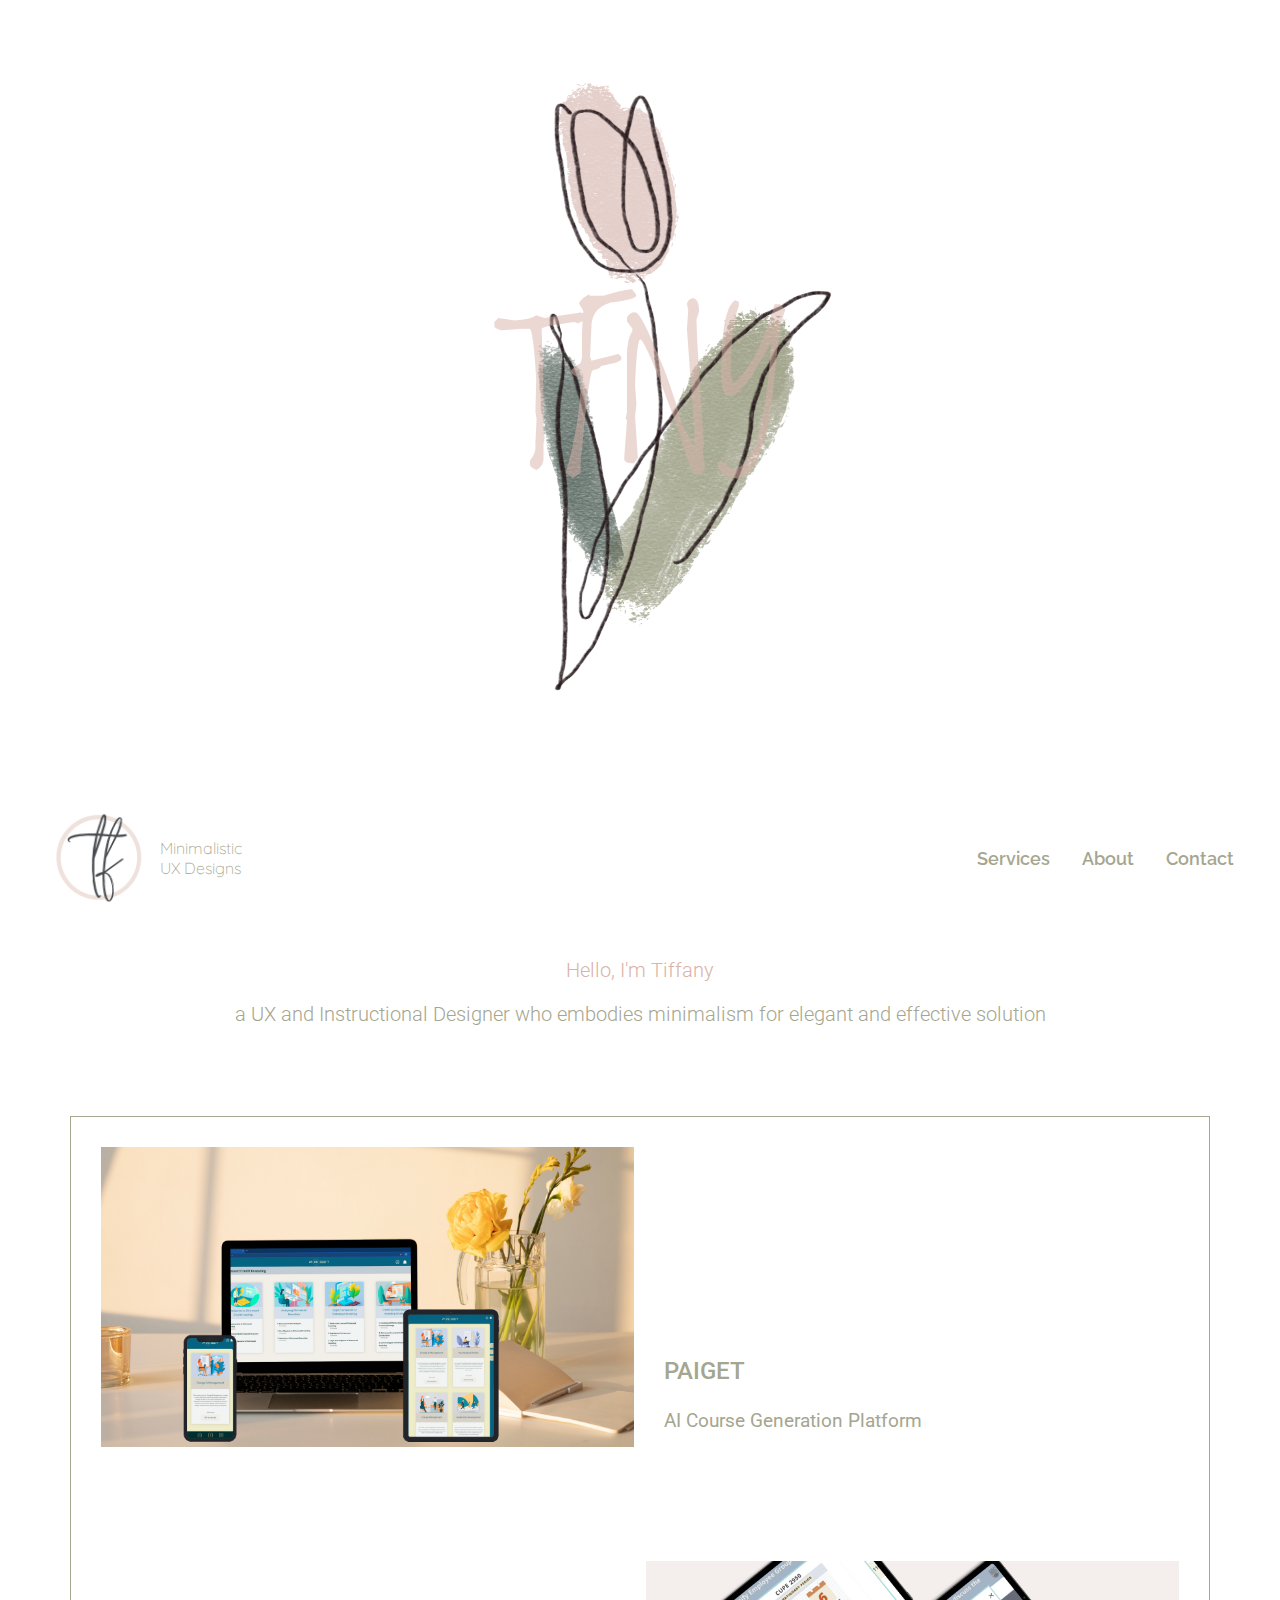
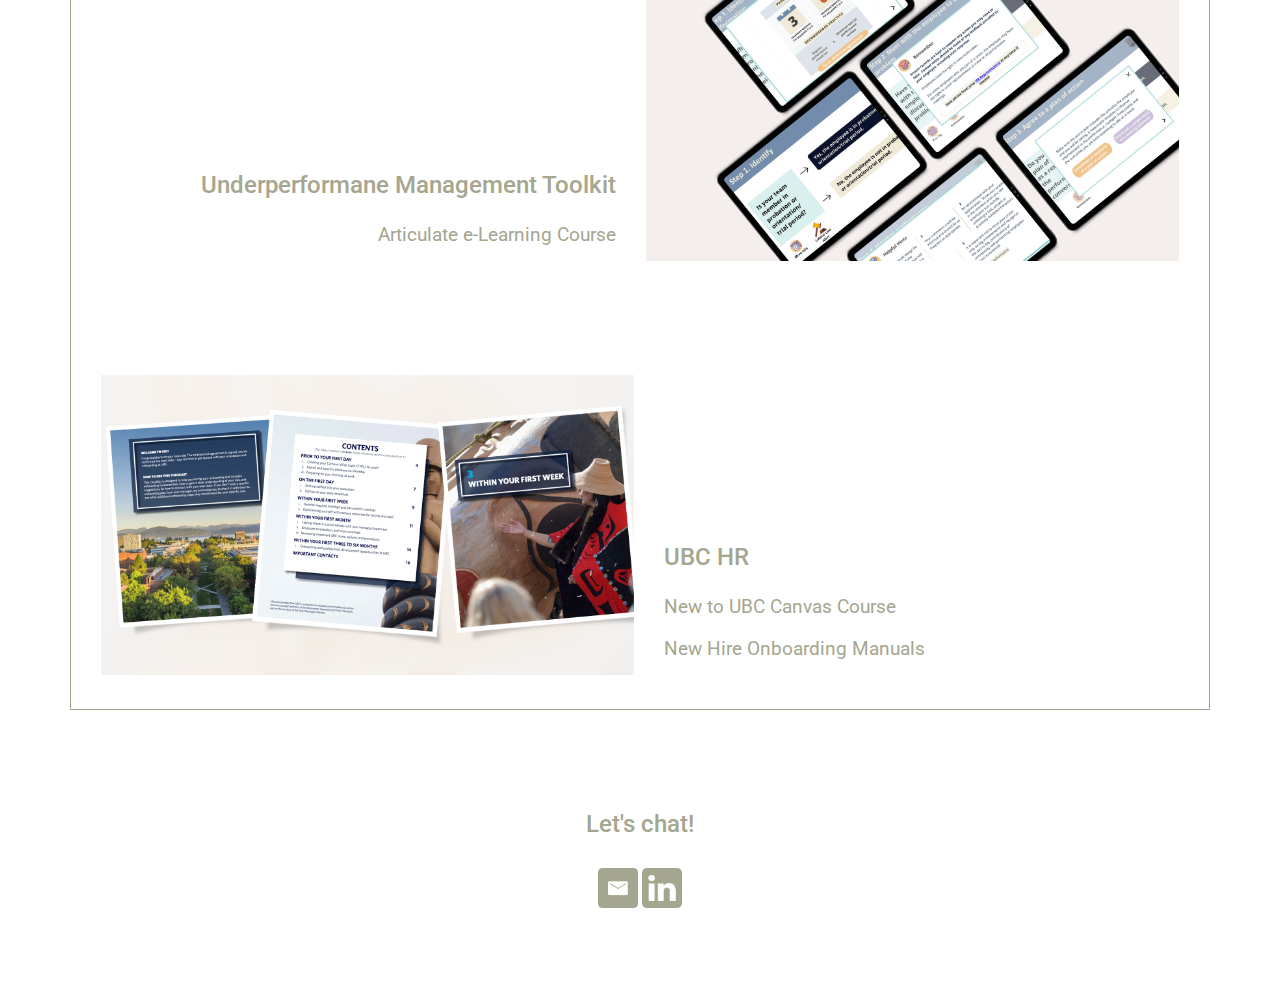
<file: index.html>
<!DOCTYPE html>
<html lang="en">
    <head>
        <meta charset="UTF-8">
        <meta name="viewport" content="width=device-width, initial-scale=1.0">
        <link rel="stylesheet" href="./resources/css/global.css">
        <link rel="stylesheet" href="./resources/css/index.css">
        <link rel="preconnect" href="https://fonts.googleapis.com">
        <link rel="preconnect" href="https://fonts.gstatic.com" crossorigin>
        <link href="https://fonts.googleapis.com/css2?family=DynaPuff:wght@400..700&family=Funnel+Sans:ital,wght@0,300..800;1,300..800&family=Loved+by+the+King&family=Poiret+One&family=Quicksand:wght@300..700&family=Raleway:ital,wght@0,100..900;1,100..900&family=Roboto:ital,wght@0,100..900;1,100..900&display=swap" rel="stylesheet">
        <title>tfny</title>
        <link rel="icon" type="image/icon" href="resources/images/Favicon.png">
    </head>
<body>
  <div class="landing">
    <h1>TFNY</h1>
    <img src="resources/images/landing/tulip.png" class="tulip-image">
  </div>
  <div class="header">
    <div class="logo">
      <a href="index.html"><img src="resources/images/TFLogo.png"></a>
      <p class="brand">Minimalistic UX Designs</p>
    </div>
    <ul class="nav">
      <li><a href="services.html">Services</a></li>
      <li><a href="about.html">About</a></li>
      <li><a href="contact.html">Contact</a></li>
    </ul>
    <div class="hamburger">
      <div></div>
      <div></div>
      <div></div>
    </div>
    <ul class="mobile-nav">
      <li><a href="services.html">Services</a></li>
      <li><a href="about.html">About</a></li>
      <li><a href="contact.html">Contact</a></li>
    </ul>
      <script>
        // Toggle the mobile menu when the hamburger button is clicked
        function toggleMenu() {
            document.querySelector('.mobile-nav').classList.toggle('active');
        }
    
        // Detect scroll event to collapse the menu when scrolled
        window.onscroll = function() {
            if (window.scrollY > 0) {
                document.body.classList.add('scrolled');
            } else {
                document.body.classList.remove('scrolled');
            }
        };
    </script>
  </div>
  <div class="brand-message">
    <p class="hello">Hello, I'm Tiffany </p>
    <p class="self-description">a UX and Instructional Designer who embodies minimalism for elegant and effective solution</p>
  </div>
  <div class="main">
    <div class="projects">
      <div class="project-container paiget">
        <div class="project-img">
          <a href="paiget.html" target="_blank">
            <img src="resources/images/landing/paiget.png">
          </a>
        </div>
        <div class="project-description">
          <h3>PAIGET</h3>
          <p>AI Course Generation Platform</p>
        </div>
      </div>
      <div class="project-container elearning">
        <div class="project-img">
          <img src="resources/images/landing/articulate.png">
        </div>
        <div class="project-description">
          <h3>Underperformane Management Toolkit</h3>
          <p>Articulate e-Learning Course</p>
        </div>
      </div>
      <div class="project-container graphic">
        <div class="project-img">
          <img src="resources/images/landing/pdfdesign.png">
        </div>
        <div class="project-description">
          <h3>UBC HR</h3>
          <p>New to UBC Canvas Course</p>
          <p>New Hire Onboarding Manuals</p>
        </div>
      </div>
    </div>
  </div>
  <footer>
    <div class="connect">
      <h2>Let's chat!</h2>
      <div class="socials">
        <a href="mailto:tiffanyfaass@gmail.com?subject=Hello&body=I%20wanted%20to%20reach%20out!"><img src="resources/icons/email.png"></a>
        <a href="https://www.linkedin.com/in/tiffanyfaass/" target="_blank" rel="noopener noreferrer"><img src="resources/icons/linkedin.png"></a>
      </div>
    </div>
  </footer>
</body>

</html>
<script src="js/menu.js"></script>
</file>
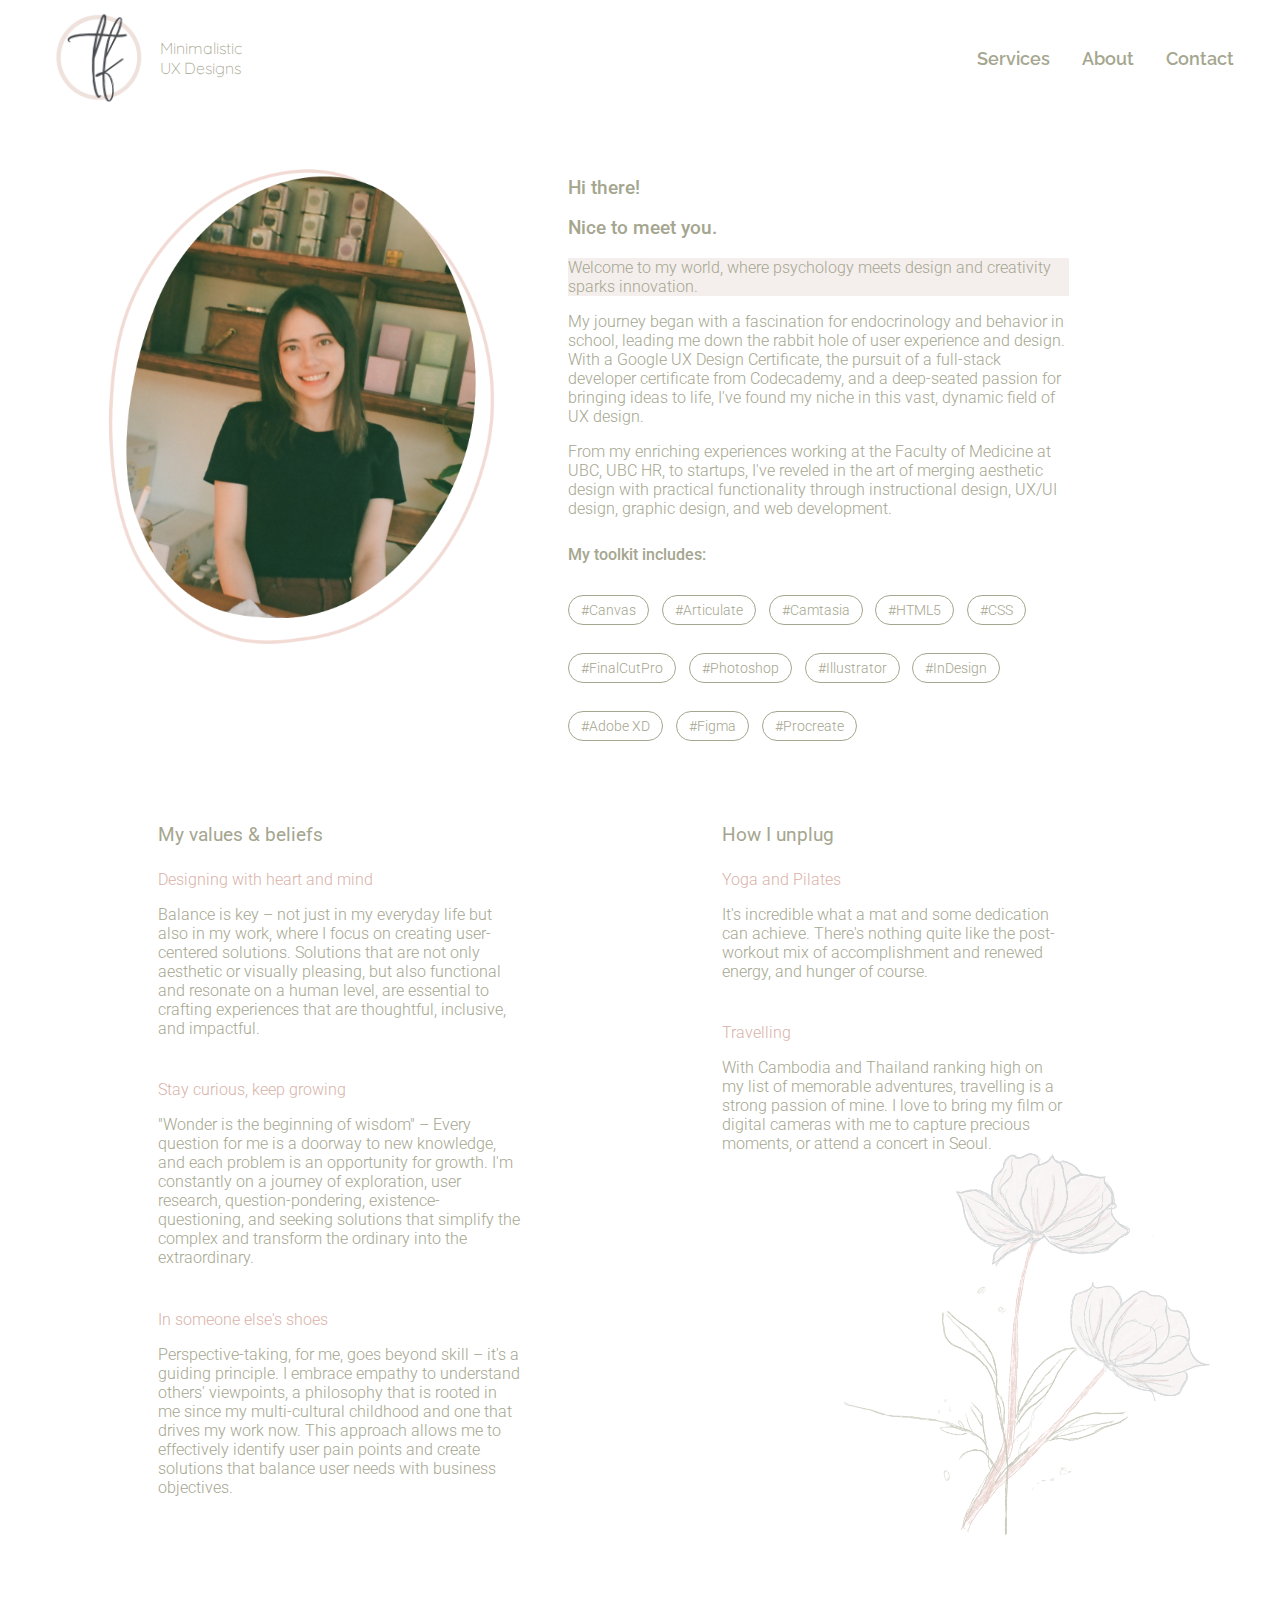
<file: about.html>
<!DOCTYPE html>
<html lang="en">
    <head>
        <meta charset="UTF-8">
        <meta name="viewport" content="width=device-width, initial-scale=1.0">
        <link rel="stylesheet" href="./resources/css/global.css">
        <link rel="stylesheet" href="./resources/css/about.css">
        <link rel="preconnect" href="https://fonts.googleapis.com">
        <link rel="preconnect" href="https://fonts.gstatic.com" crossorigin>
        <link href="https://fonts.googleapis.com/css2?family=DynaPuff:wght@400..700&family=Funnel+Sans:ital,wght@0,300..800;1,300..800&family=Loved+by+the+King&family=Poiret+One&family=Quicksand:wght@300..700&family=Raleway:ital,wght@0,100..900;1,100..900&family=Roboto:ital,wght@0,100..900;1,100..900&display=swap" rel="stylesheet">
        <title>tfny</title>
        <link rel="icon" type="image/icon" href="resources/images/Favicon.png">
    </head>
    <body>
        <div class="header">
            <div class="logo">
              <a href="index.html"><img src="resources/images/TFLogo.png"></a>
              <p class="brand">Minimalistic UX Designs</p>
            </div>
            <ul class="nav">
              <li><a href="services.html">Services</a></li>
              <li><a href="about.html">About</a></li>
              <li><a href="contact.html">Contact</a></li>
            </ul>
          </div>
        <div class="main">
            <div class="intro">
                <img class="profile-pic" src="resources/images/about/TFPortfolio3.png">
                <div class="about-me">
                    <div class="intro-message">
                        <h3>Hi there!</h3>
                        <h3>Nice to meet you.</h3>
                        <p class="welcome">Welcome to my world, where psychology meets design and creativity sparks innovation.</p>
                        <p>My journey began with a fascination for endocrinology and behavior in school, leading me down the rabbit hole of user experience and design. With a Google UX Design Certificate, the pursuit of a full-stack developer certificate from Codecademy, and a deep-seated passion for bringing ideas to life, I've found my niche in this vast, dynamic field of UX design.</p>
                        <p>From my enriching experiences working at the Faculty of Medicine at UBC, UBC HR, to startups, I've reveled in the art of merging aesthetic design with practical functionality through instructional design, UX/UI design, graphic design, and web development.</p>                        
                        <h5>My toolkit includes:</h5>
                    </div>
                    <div class="toolkit">
                        <p>#Canvas</p><p>#Articulate</p><p>#Camtasia</p><p>#HTML5</p><p>#CSS</p>
                        <p>#FinalCutPro</p><p>#Photoshop</p><p>#Illustrator</p><p>#InDesign</p><p>#Adobe XD</p><p>#Figma</p><p>#Procreate</p>
                    </div>
                </div>
            </div>
            <div class="more-info">
                <div class="category">
                    <h3 class="title">My values & beliefs</h3>
                    <div class="topic">
                        <h5>Designing with heart and mind</h5>
                        <p>Balance is key – not just in my everyday life but also in my work, where I focus on creating user-centered solutions. Solutions that are not only aesthetic or visually pleasing, but also functional and resonate on a human level, are essential to crafting experiences that are thoughtful, inclusive, and impactful. </p>
                    </div>
                    <div class="topic">
                        <h5>Stay curious, keep growing</h5>
                        <p>"Wonder is the beginning of wisdom" – Every question for me is a doorway to new knowledge, and each problem is an opportunity for growth. I'm constantly on a journey of exploration, user research, question-pondering, existence-questioning, and seeking solutions that simplify the complex and transform the ordinary into the extraordinary.</p>
                    </div>
                    <div class="topic">
                        <h5>In someone else's shoes</h5>
                        <p>Perspective-taking, for me, goes beyond skill – it's a guiding principle. I embrace empathy to understand others' viewpoints, a philosophy that is rooted in me since my multi-cultural childhood and one that drives my work now. This approach allows me to effectively identify user pain points and create solutions that balance user needs with business objectives.</p>
                    </div>
                </div>
                <div class="category">
                    <h3 class="title">How I unplug</h3>
                    <div class="topic">
                        <h5>Yoga and Pilates</h5>
                        <p>It's incredible what a mat and some dedication can achieve. There's nothing quite like the post-workout mix of accomplishment and renewed energy, and hunger of course.</p>
                    </div>
                    <div class="topic">
                        <h5>Travelling</h5>
                        <p>With Cambodia and Thailand ranking high on my list of memorable adventures, travelling is a strong passion of mine. I love to bring my film or digital cameras with me to capture precious moments, or attend a concert in Seoul.</p>
                    </div>
                </div>
            </div>
        </div>
        <footer>
        </footer>
    </body>
</file>
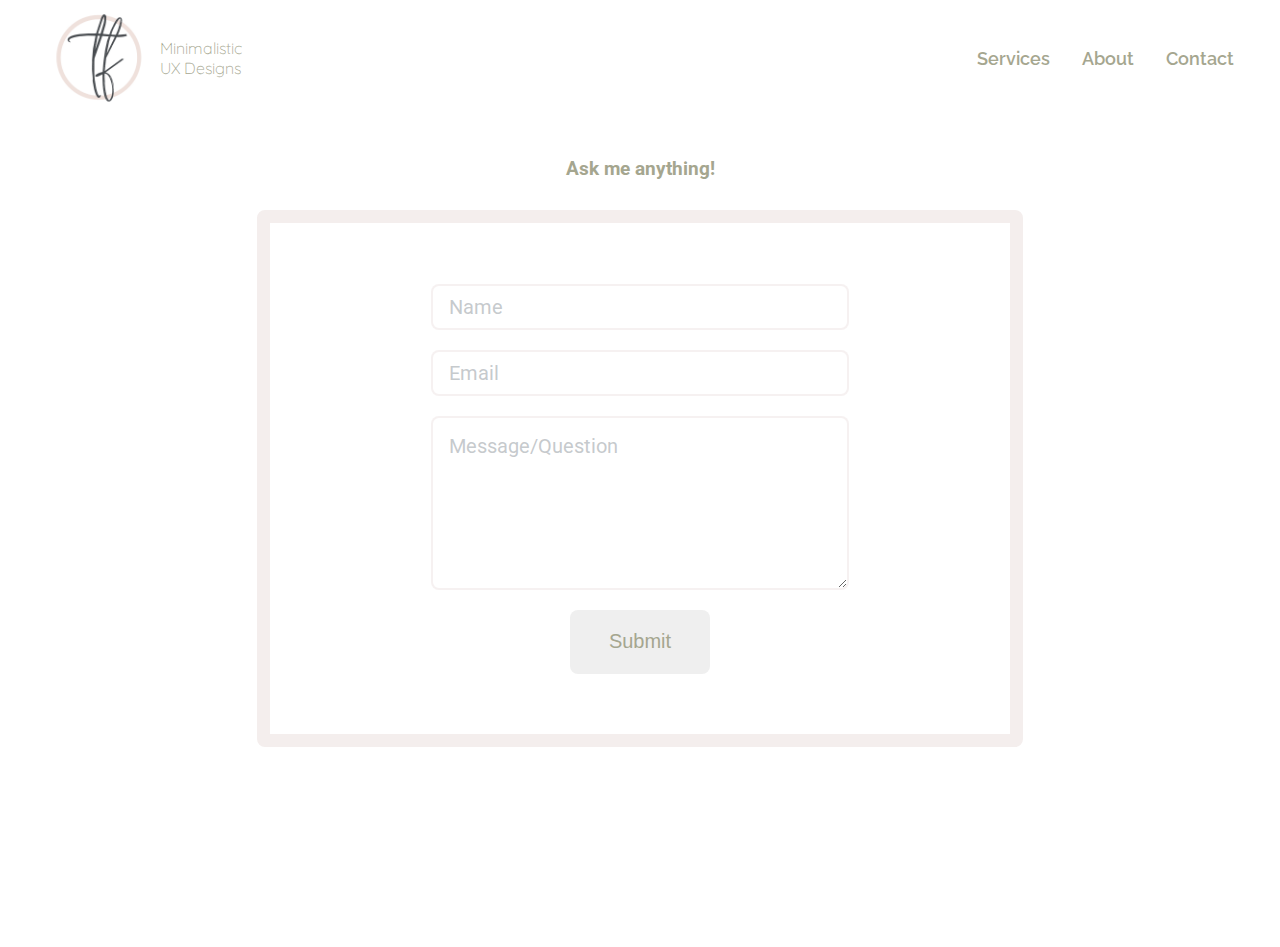
<file: contact.html>
<!DOCTYPE html>
<html lang="en">
    <head>
        <meta charset="UTF-8">
        <meta name="viewport" content="width=device-width, initial-scale=1.0">
        <link rel="stylesheet" href="./resources/css/global.css">
        <link rel="stylesheet" href="./resources/css/contact.css">
        <link rel="preconnect" href="https://fonts.googleapis.com">
        <link rel="preconnect" href="https://fonts.gstatic.com" crossorigin>
        <link href="https://fonts.googleapis.com/css2?family=DynaPuff:wght@400..700&family=Funnel+Sans:ital,wght@0,300..800;1,300..800&family=Loved+by+the+King&family=Poiret+One&family=Quicksand:wght@300..700&family=Raleway:ital,wght@0,100..900;1,100..900&family=Roboto:ital,wght@0,100..900;1,100..900&display=swap" rel="stylesheet">
        <title>Contact Form</title>
        <link rel="icon" type="image/icon" href="resources/images/Favicon.png">
    </head>
    <body>
        <div class="header">
            <div class="logo">
              <a href="index.html"><img src="resources/images/TFLogo.png"></a>
              <p class="brand">Minimalistic UX Designs</p>
            </div>
            <ul class="nav">
              <li><a href="services.html">Services</a></li>
              <li><a href="about.html">About</a></li>
              <li><a href="contact.html">Contact</a></li>
            </ul>
          </div>
        <div class="contact">  
            <div class="title">
                <h3>Ask me anything!</h3>
            </div>
                <form action="mailto:tiffanyfaass@gmail.com?&subject=UX%20|%20ID%20Enquiry" method="post" enctype="text/plain">
                    <input type="text" class='form-input' name="name" placeholder="Name">
                    <input type="email" name="email" class='form-input' placeholder="Email">
                    <textarea name="message" class='form-input-question' placeholder="Message/Question"></textarea>
                    <input type="submit" value="Submit">
                </form>
            </body>
        </div>
        <footer>
        </footer>
    </body>
</file>
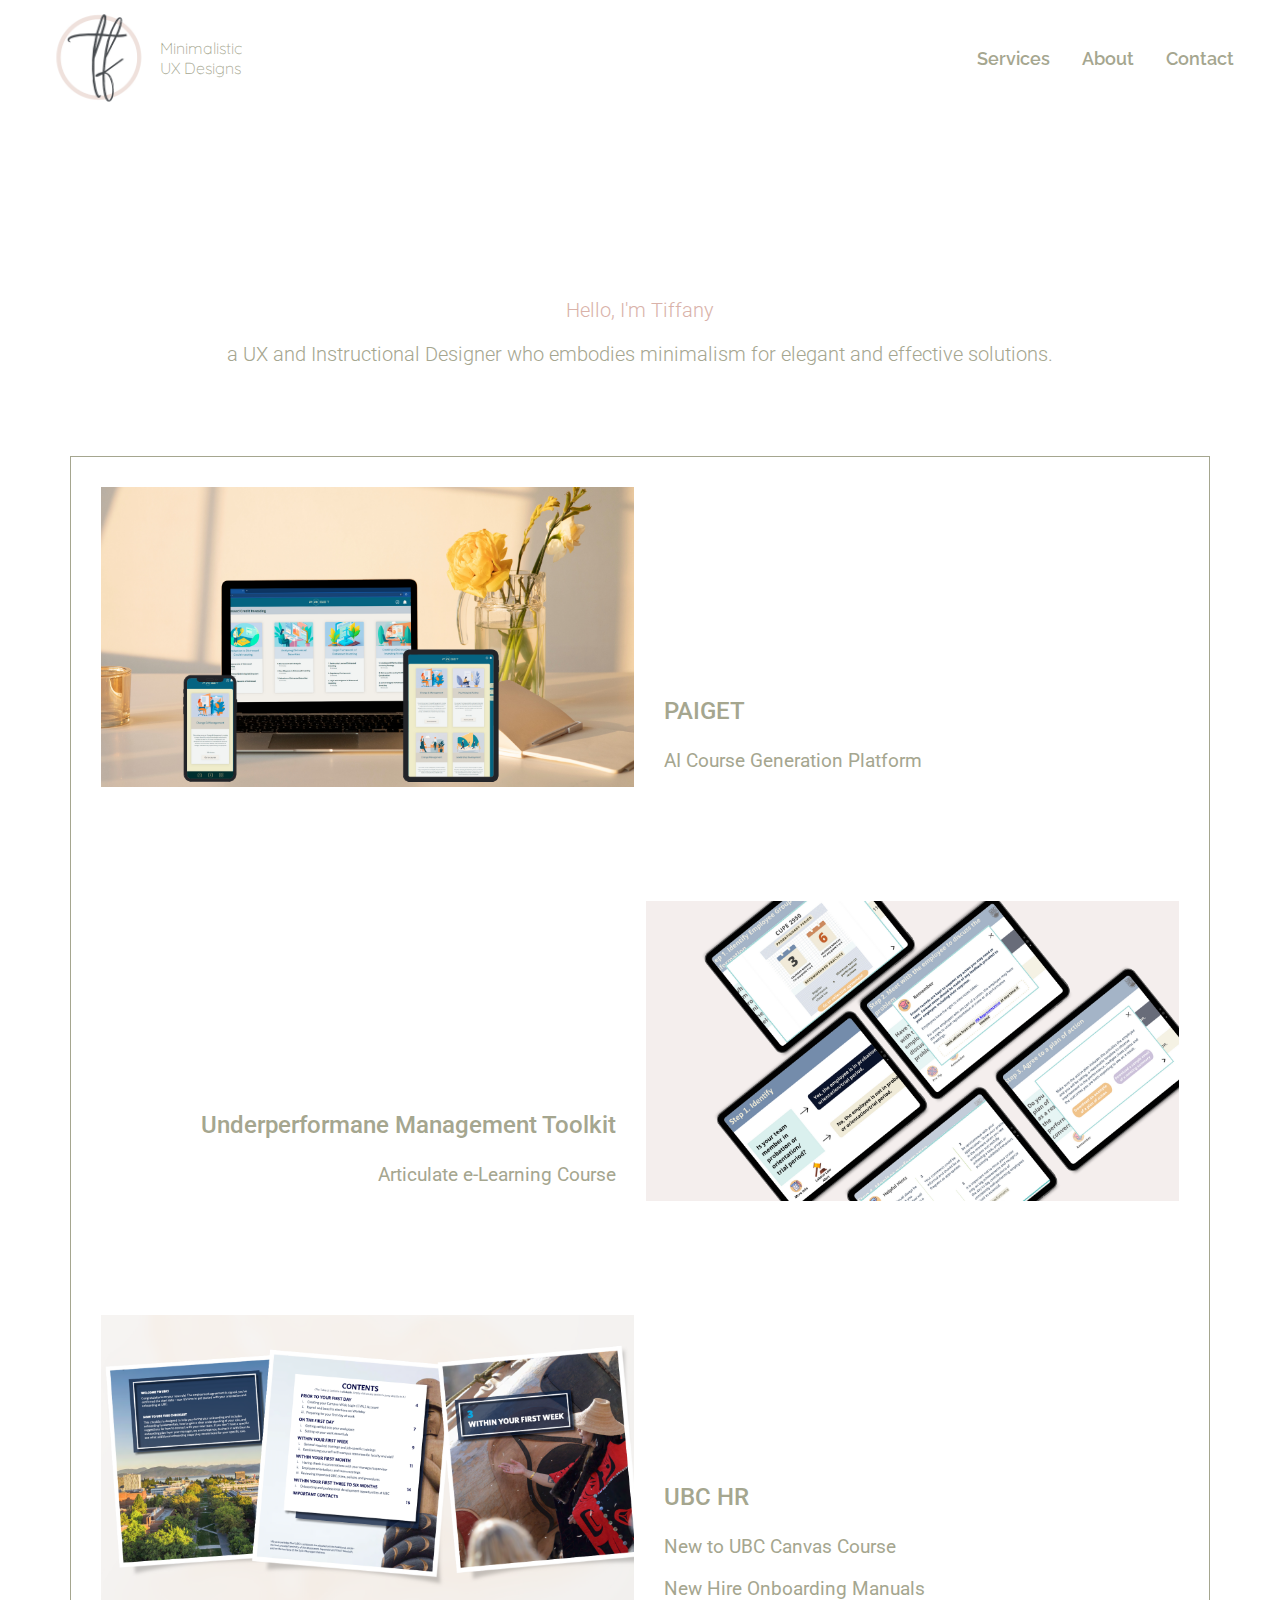
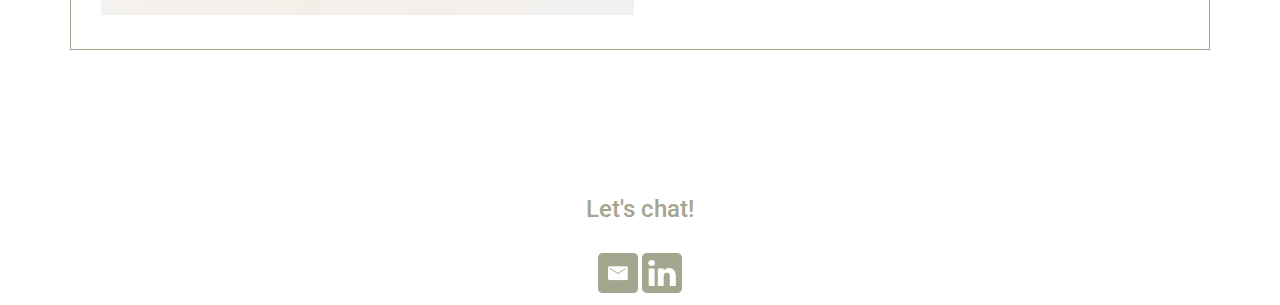
<file: home.html>
<!DOCTYPE html>
<html lang="en">
    <head>
        <meta charset="UTF-8">
        <meta name="viewport" content="width=device-width, initial-scale=1.0">
        <link rel="stylesheet" href="./resources/css/global.css">
        <link rel="stylesheet" href="./resources/css/home.css">
        <link rel="preconnect" href="https://fonts.googleapis.com">
        <link rel="preconnect" href="https://fonts.gstatic.com" crossorigin>
        <link href="https://fonts.googleapis.com/css2?family=DynaPuff:wght@400..700&family=Funnel+Sans:ital,wght@0,300..800;1,300..800&family=Loved+by+the+King&family=Poiret+One&family=Quicksand:wght@300..700&family=Raleway:ital,wght@0,100..900;1,100..900&family=Roboto:ital,wght@0,100..900;1,100..900&display=swap" rel="stylesheet">
        <title>tfny</title>
        <link rel="icon" type="image/icon" href="resources/images/Favicon.png">
    </head>
<body>
  <div class="header">
    <div class="logo">
      <a href="home.html"><img src="resources/images/TFLogo.png"></a>
      <p class="brand">Minimalistic UX Designs</p>
    </div>
    <ul class="nav">
      <li><a href="services.html">Services</a></li>
      <li><a href="about.html">About</a></li>
      <li><a href="contact.html">Contact</a></li>
    </ul>
    <div class="hamburger">
      <div></div>
      <div></div>
      <div></div>
    </div>
    <ul class="mobile-nav">
      <li><a href="services.html">Services</a></li>
      <li><a href="about.html">About</a></li>
      <li><a href="contact.html">Contact</a></li>
    </ul>
      <script>
        // Toggle the mobile menu when the hamburger button is clicked
        function toggleMenu() {
            document.querySelector('.mobile-nav').classList.toggle('active');
        }
    
        // Detect scroll event to collapse the menu when scrolled
        window.onscroll = function() {
            if (window.scrollY > 0) {
                document.body.classList.add('scrolled');
            } else {
                document.body.classList.remove('scrolled');
            }
        };
    </script>
  </div>
  <div class="brand-message">
    <p class="hello">Hello, I'm Tiffany </p>
    <p class="self-description">a UX and Instructional Designer who embodies minimalism for elegant and effective solutions.</p>
  </div>
  <div class="main">
    <div class="projects">
      <div class="project-container paiget">
        <div class="project-img">
          <a href="paiget.html" target="_blank">
            <img src="resources/images/landing/paiget.png">
          </a>
        </div>
        <div class="project-description">
          <h3>PAIGET</h3>
          <p>AI Course Generation Platform</p>
        </div>
      </div>
      <div class="project-container elearning">
        <div class="project-img">
          <img src="resources/images/landing/articulate.png">
        </div>
        <div class="project-description">
          <h3>Underperformane Management Toolkit</h3>
          <p>Articulate e-Learning Course</p>
        </div>
      </div>
      <div class="project-container graphic">
        <div class="project-img">
          <img src="resources/images/landing/pdfdesign.png">
        </div>
        <div class="project-description">
          <h3>UBC HR</h3>
          <p>New to UBC Canvas Course</p>
          <p>New Hire Onboarding Manuals</p>
        </div>
      </div>
    </div>
  </div>
  <footer>
    <div class="connect">
      <h2>Let's chat!</h2>
      <div class="socials">
        <a href="mailto:tiffanyfaass@gmail.com?subject=Hello&body=I%20wanted%20to%20reach%20out!"><img src="resources/icons/email.png"></a>
        <a href="https://www.linkedin.com/in/tiffanyfaass/" target="_blank" rel="noopener noreferrer"><img src="resources/icons/linkedin.png"></a>
      </div>
    </div>
  </footer>
</body>

</html>
<script src="js/menu.js"></script>
</file>
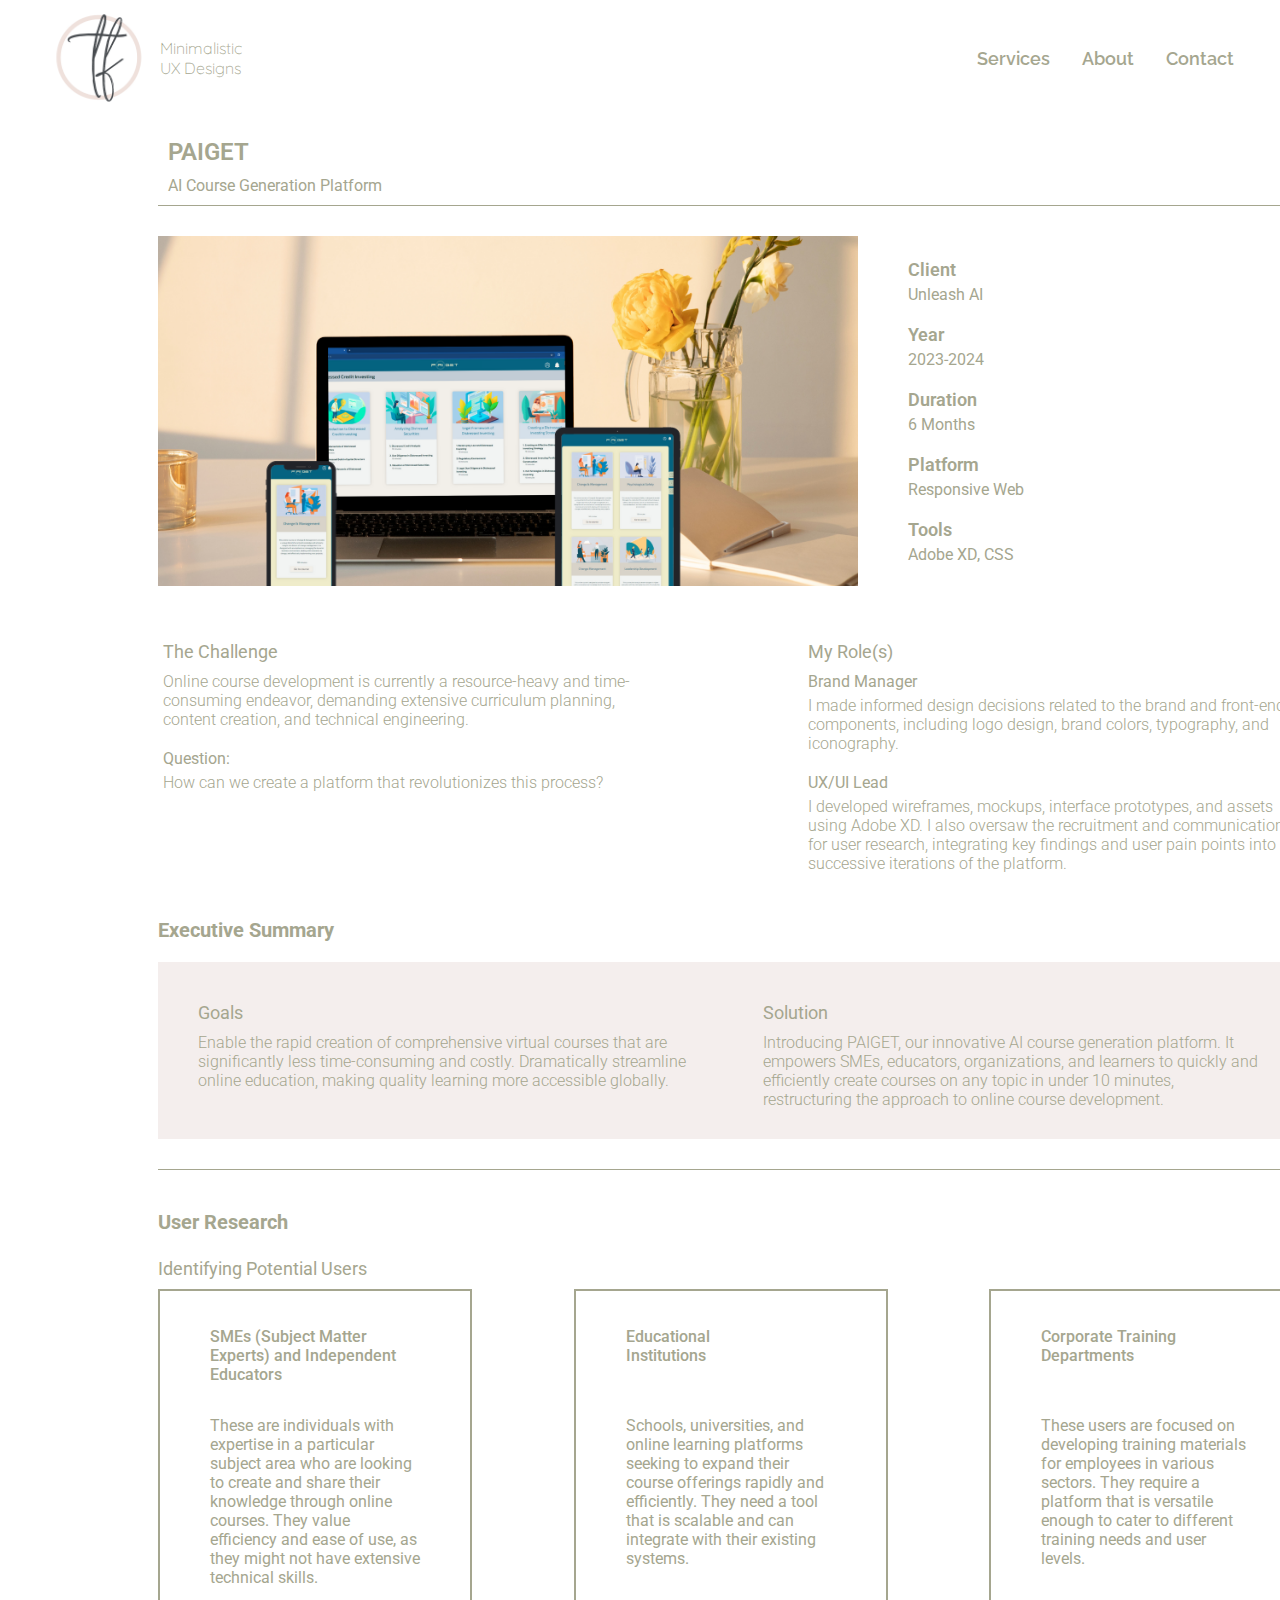
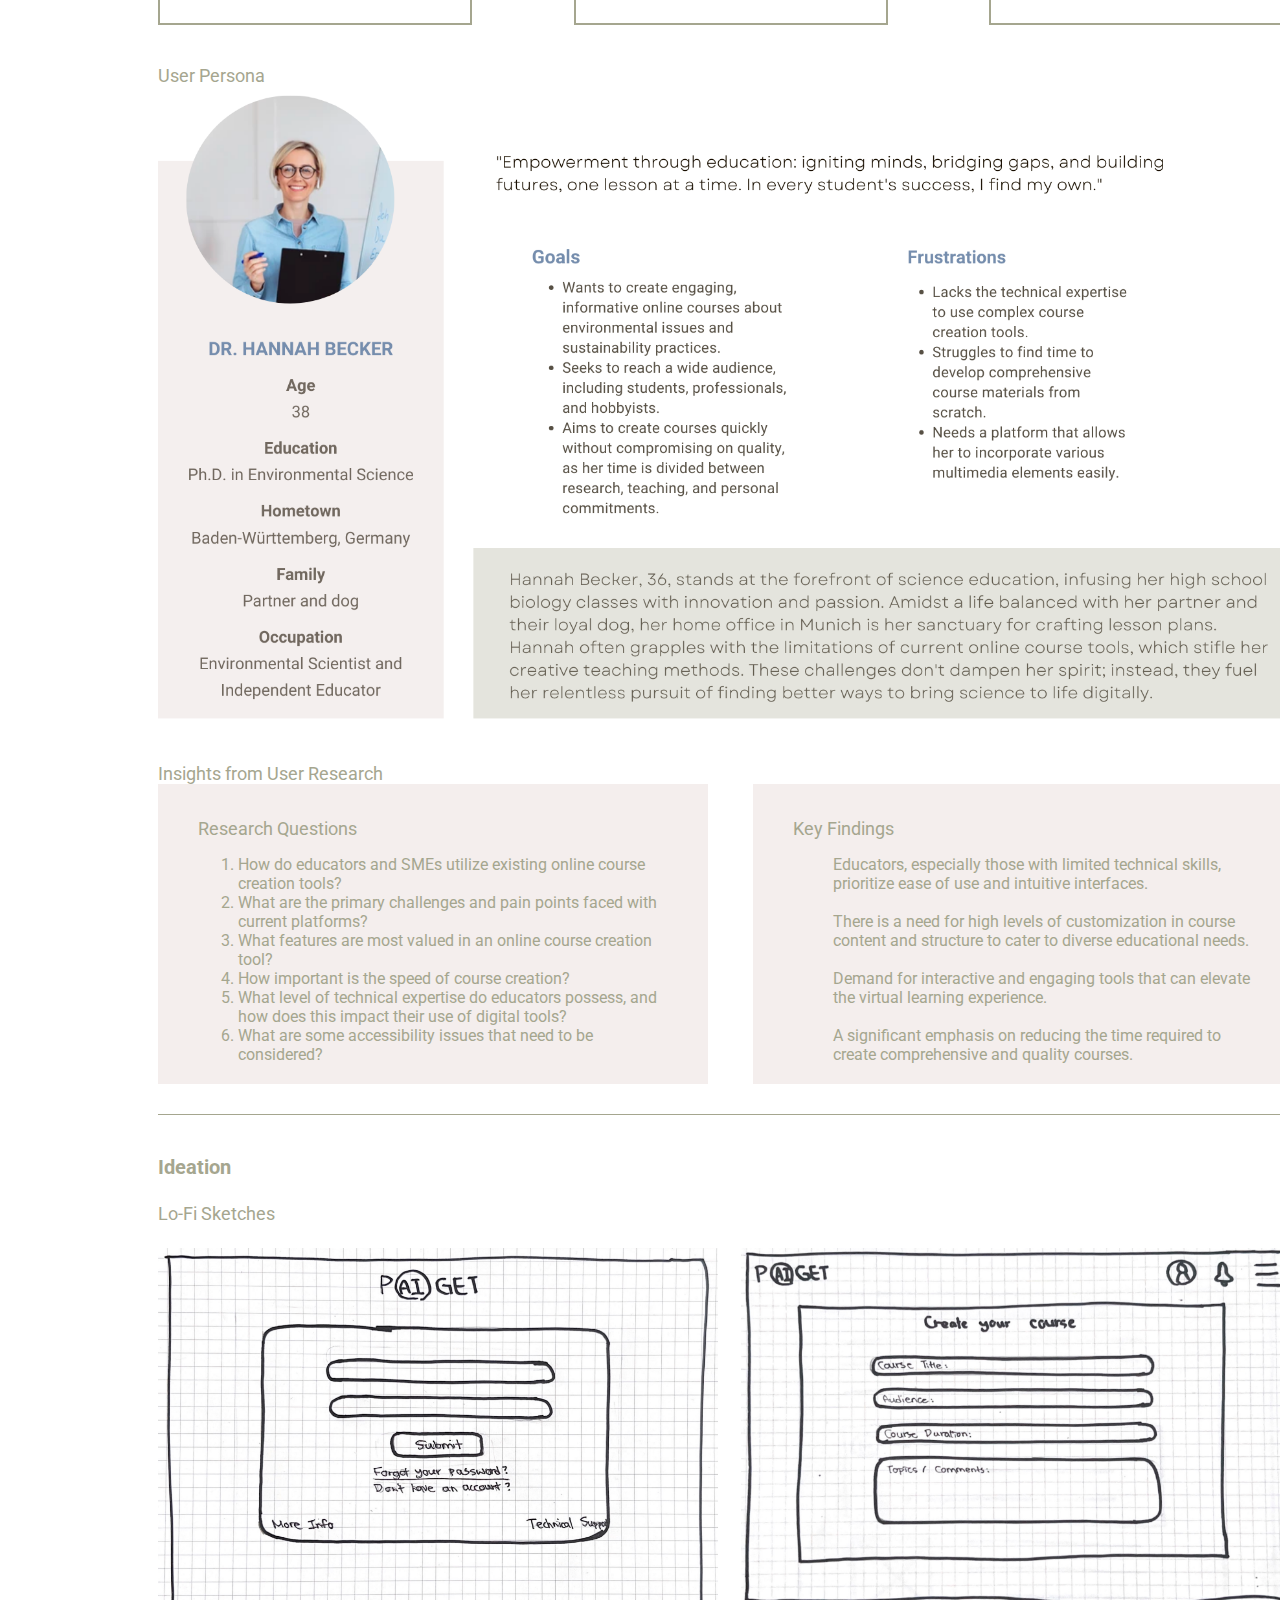
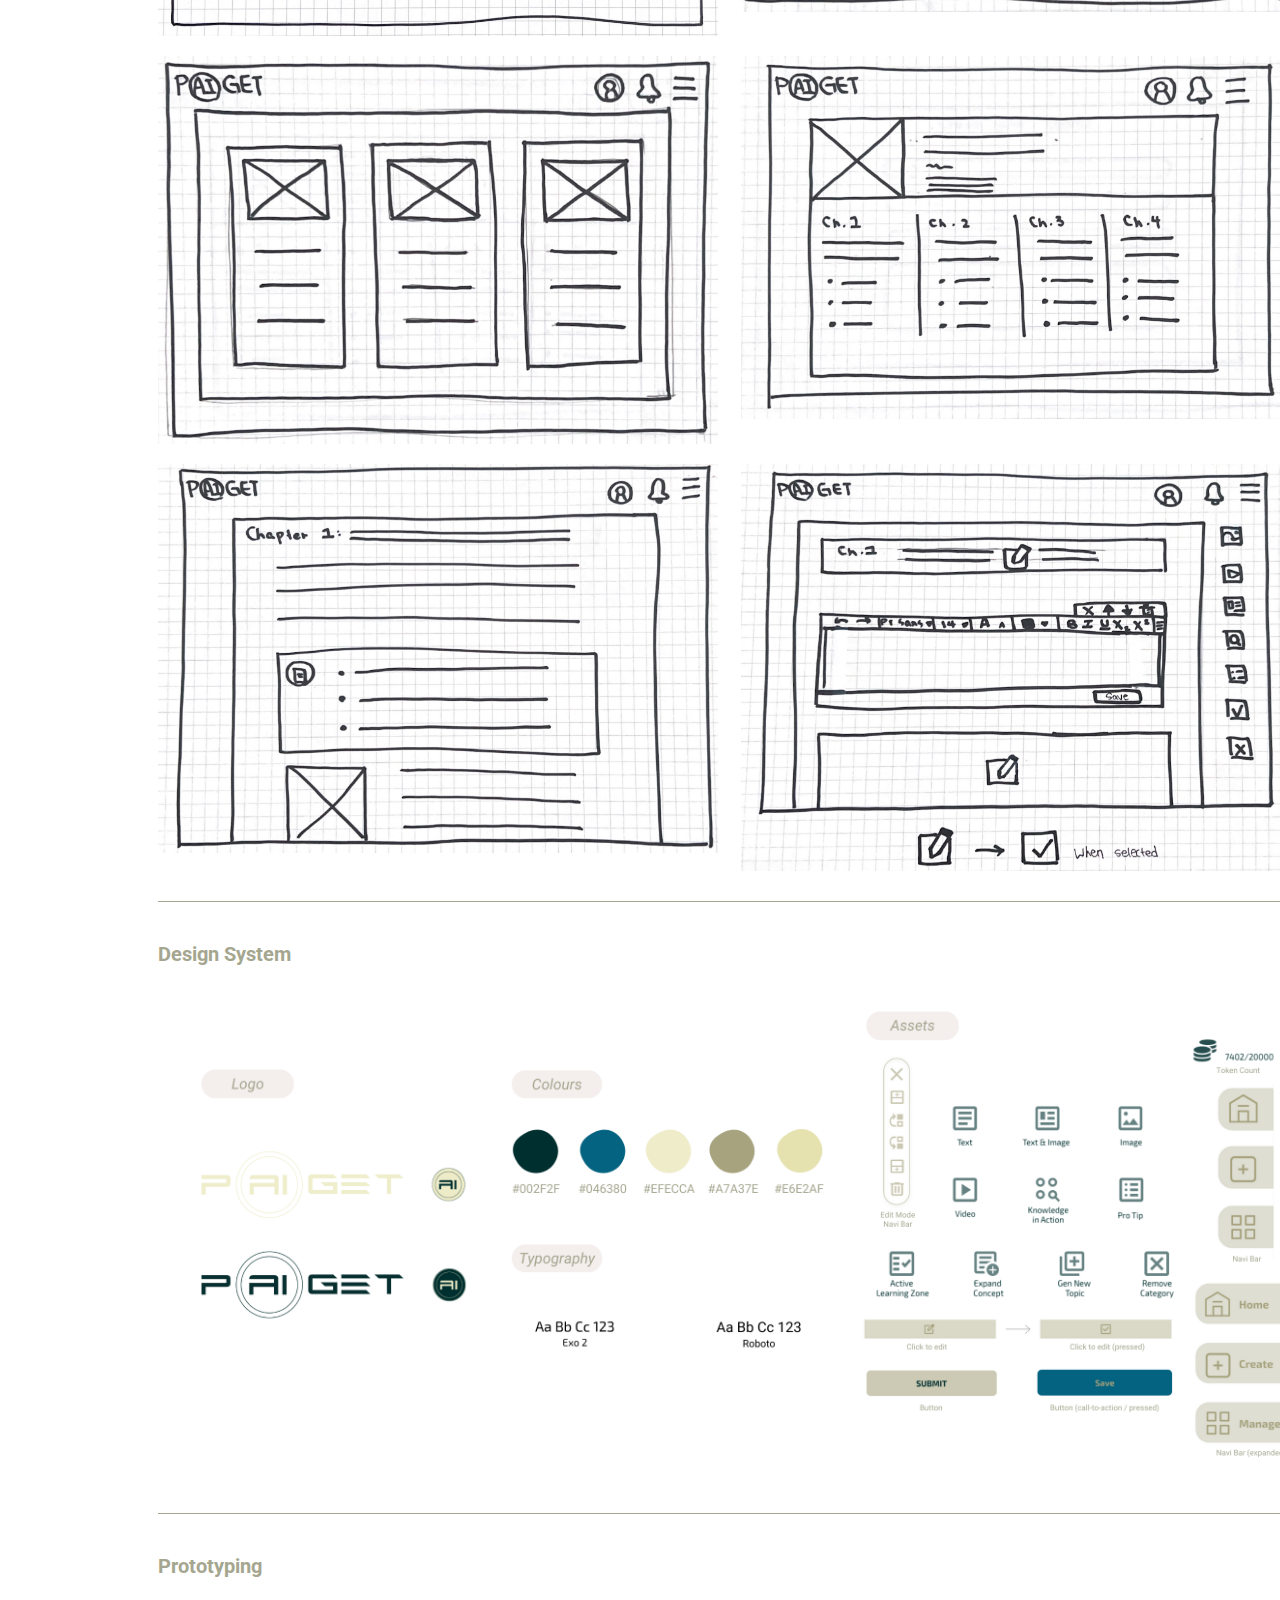
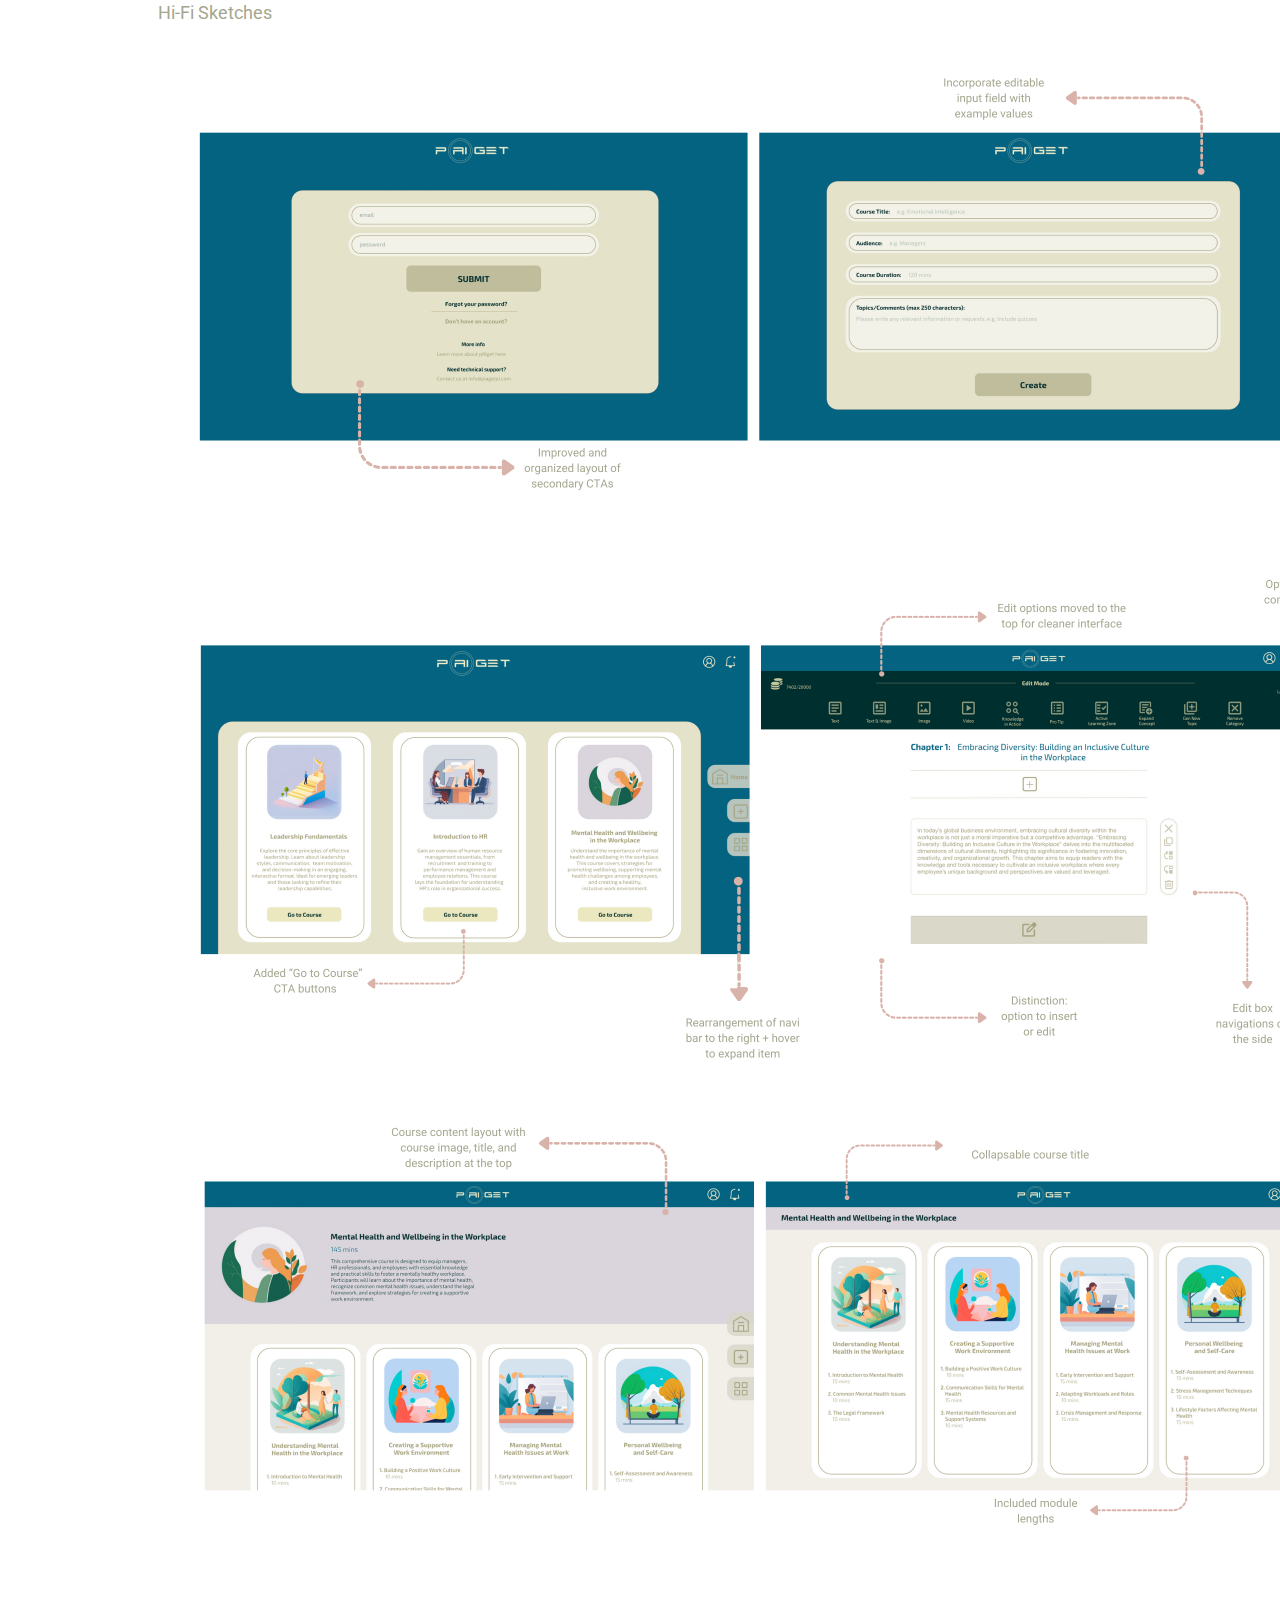
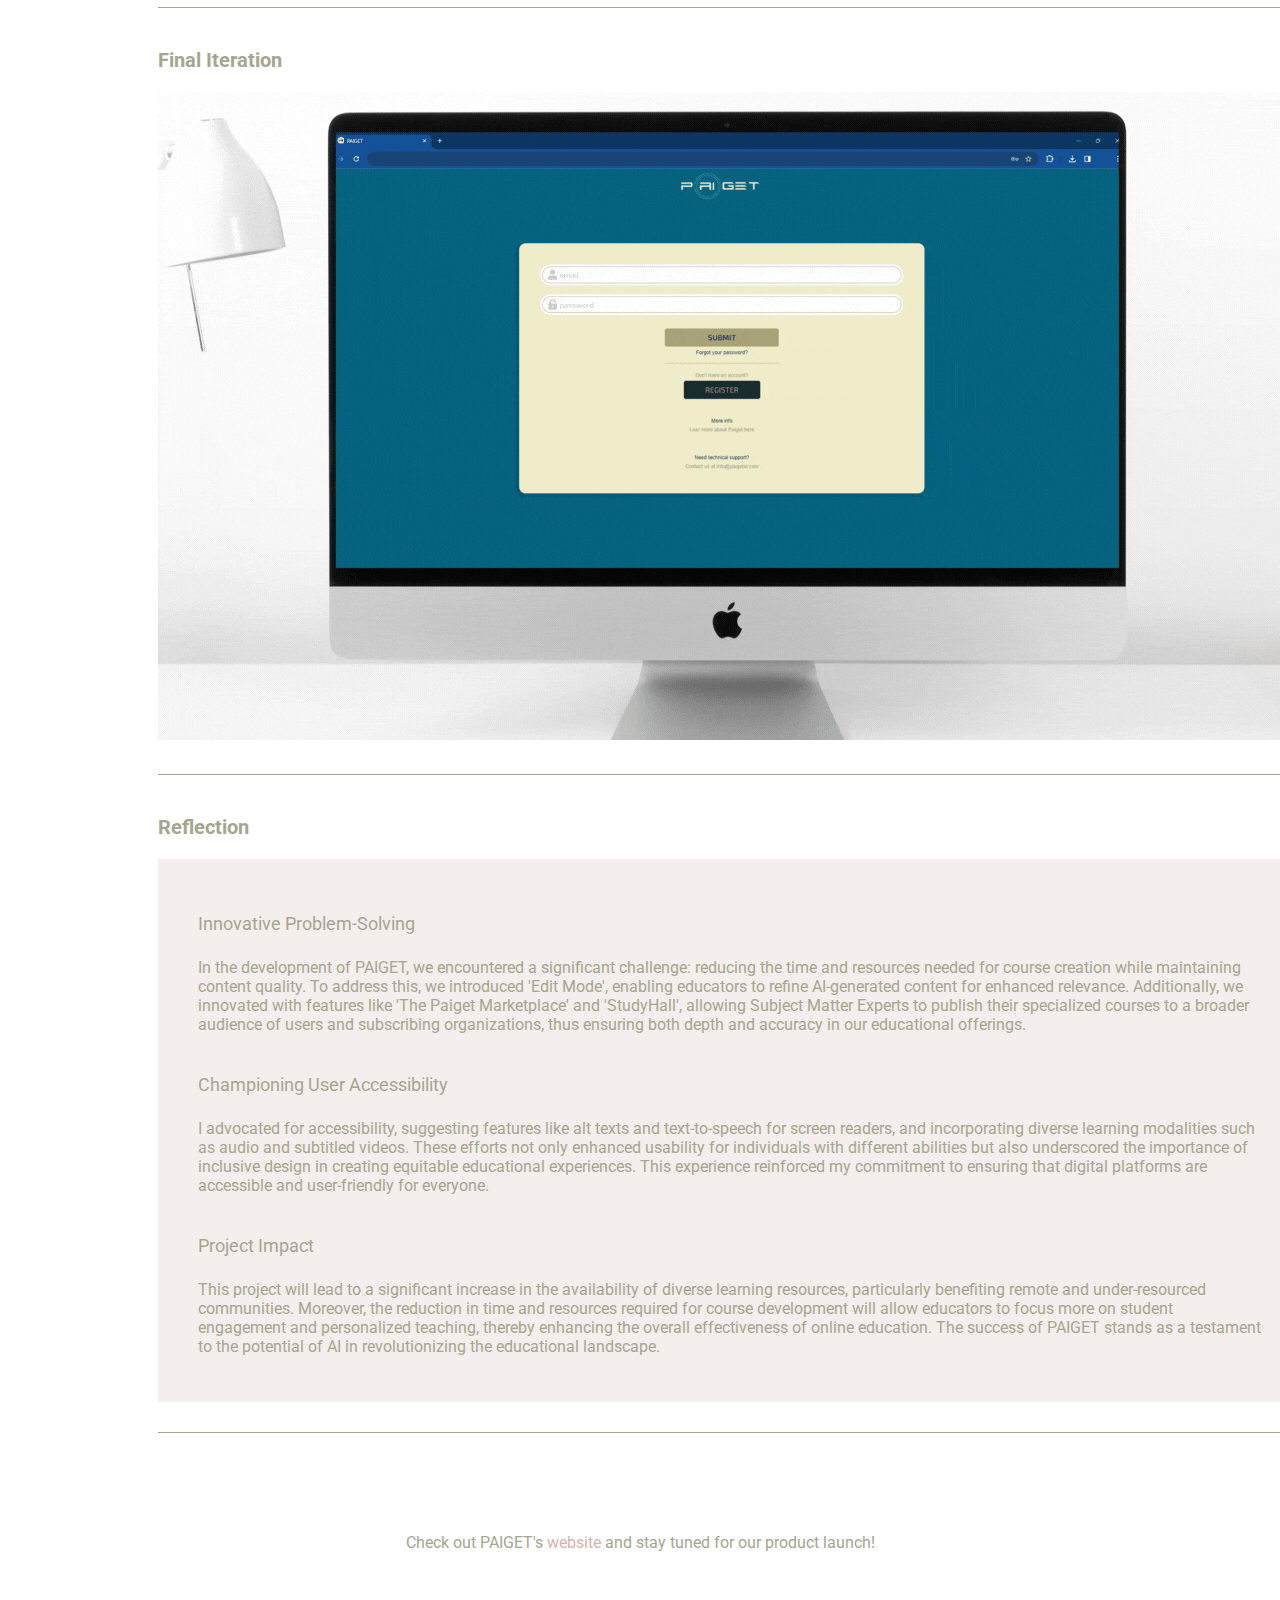
<file: paiget.html>
<!DOCTYPE html>
<html lang="en">
    <head>
        <meta charset="UTF-8">
        <meta name="viewport" content="width=device-width, initial-scale=1.0">
        <link rel="stylesheet" href="./resources/css/global.css">
        <link rel="stylesheet" href="./resources/css/paiget.css">
        <link rel="preconnect" href="https://fonts.googleapis.com">
        <link rel="preconnect" href="https://fonts.gstatic.com" crossorigin>
        <link href="https://fonts.googleapis.com/css2?family=DynaPuff:wght@400..700&family=Funnel+Sans:ital,wght@0,300..800;1,300..800&family=Loved+by+the+King&family=Poiret+One&family=Quicksand:wght@300..700&family=Raleway:ital,wght@0,100..900;1,100..900&family=Roboto:ital,wght@0,100..900;1,100..900&display=swap" rel="stylesheet">
        <title>tfny</title>
        <link rel="icon" type="image/icon" href="resources/images/Favicon.png">
    </head>
    <body>
        <div class="header">
            <div class="logo">
              <a href="index.html"><img src="resources/images/TFLogo.png"></a>
              <p class="brand">Minimalistic UX Designs</p>
            </div>
            <ul class="nav">
              <li><a href="services.html">Services</a></li>
              <li><a href="about.html">About</a></li>
              <li><a href="contact.html">Contact</a></li>
            </ul>
        </div>
        <div class="main">
          <div class="project-title">
            <h1>PAIGET</h1>
            <p>AI Course Generation Platform</p>
          </div>
          <div class="project-banner">
            <img src="resources/images/landing/paiget.png">
            <div class="project-details">
              <div class="detail-group">
                <p class="detail-title">Client</p>
                <p class="detail-info">Unleash AI</p>
              </div>
              <div class="detail-group">
                <p class="detail-title">Year</p>
                <p class="detail-info">2023-2024</p>
              </div>
              <div class="detail-group">
                <p class="detail-title">Duration</p>
                <p class="detail-info">6 Months</p>
              </div>
              <div class="detail-group">
                <p class="detail-title">Platform</p>
                <p class="detail-info">Responsive Web</p>
              </div>
              <div class="detail-group">
                <p class="detail-title">Tools</p>
                <p class="detail-info">Adobe XD, CSS</p>
              </div>
            </div>
          </div>
          <div class="project-intro">
            <div class="intro-container challenge">
              <h4>The Challenge</h4>
              <p class="challenge-description">Online course development is currently a resource-heavy and time-consuming endeavor, demanding extensive curriculum planning, content creation, and technical engineering.</p>
              <div class="challenge-question">
                <p class="question-title">Question:</p>
                <p>How can we create a platform that revolutionizes this process?</p>
              </div>
            </div>
            <div class="intro-container role">
              <h4>My Role(s)</h4>
              <div class="roles">
                <div class="role-brand">
                  <p class="role-title">Brand Manager</p>
                  <p class="role-description">I made informed design decisions related to the brand and front-end components, including logo design, brand colors, typography, and iconography.</p>
                </div>
                <div class="role-ux">
                  <p class="role-title">UX/UI Lead</p>
                  <p class="role-description">I developed wireframes, mockups, interface prototypes, and assets using Adobe XD. I also oversaw the recruitment and communication for user research, integrating key findings and user pain points into successive iterations of the platform.</p>
                </div>
              </div>
            </div>
          </div>
          <div class="projet-summary">
            <h3>Executive Summary</h3>
            <div class="executive-summary">
              <div class="summary-container">
                <h4>Goals</h4>
                <p>Enable the rapid creation of comprehensive virtual courses that are significantly less time-consuming and costly.
                  Dramatically streamline online education, making quality learning more accessible globally.</p>
              </div>
              <div class="summary-container">
                <h4>Solution</h4>
                <p>Introducing PAIGET, our innovative AI course generation platform. It empowers SMEs, educators, organizations, and learners to quickly and efficiently create courses on any topic in under 10 minutes, restructuring the approach to online course development.</p>
              </div>
            </div>
          </div>
          <section class="user-research">
            <div class="users">
              <h3>User Research</h3>
              <h4>Identifying Potential Users</h4>
              <div class="potential-users">
                <div class="user-container">
                  <p class="user-title">SMEs (Subject Matter Experts) and Independent Educators</p>
                  <p class="user-description">These are individuals with expertise in a particular subject area who are looking to create and share their knowledge through online courses. They value efficiency and ease of use, as they might not have extensive technical skills.
                  </p>
                </div>
                <div class="user-container">
                  <p class="user-title">Educational <br>Institutions</p>
                  <p class="user-description"><br>Schools, universities, and online learning platforms seeking to expand their course offerings rapidly and efficiently. They need a tool that is scalable and can integrate with their existing systems.
                  </p>
                </div>
                <div class="user-container">
                  <p class="user-title">Corporate Training Departments</p>
                  <p class="user-description"><br>These users are focused on developing training materials for employees in various sectors. They require a platform that is versatile enough to cater to different training needs and user levels.
                  </p>
                </div>
              </div>
            </div>
            <div class="user-persona">
              <h4>User Persona</h4>
              <img src="resources/images/paiget/persona.png">
            </div>
            <div class="user-insights">
              <h4>Insights from User Research</h4>
              <div class="insights">
                <div class="insight-container">
                  <h4 class="insight-title">Research Questions</h4>
                  <ol class="insight-question">
                    <li>How do educators and SMEs utilize existing online 
                      course creation tools?</li>
                    <li>What are the primary challenges and pain points faced 
                      with current platforms?</li>
                    <li>What features are most valued in an online course creation 
                      tool?</li>
                    <li>How important is the speed of course creation?</li>
                    <li>What level of technical expertise do educators possess, 
                      and how does this impact their use of digital tools?</li>
                    <li>What are some accessibility issues that need to be 
                      considered?</li>
                  </ol>
                </div>
                <div class="insight-container">
                  <h4 class="insight-title">Key Findings</h4>
                  <ul class="insight-findings">Educators, especially those with limited technical skills, prioritize ease of use and intuitive interfaces.
                    <br><br>There is a need for high levels of customization in course content and structure to cater to diverse educational needs.
                    <br><br>Demand for interactive and engaging tools that can elevate the virtual learning experience.
                    <br><br>A significant emphasis on reducing the time required to create comprehensive and quality courses.
                  </ul>
                </div>
              </div>
            </div>
          </section>
          <section class="ideation">
            <h3>Ideation</h3>
            <div class="sketches">
              <h4>Lo-Fi Sketches</h4>
              <div class="sketch-container">
                <img src="resources/images/paiget/wireframes/1.jpg">
                <img src="resources/images/paiget/wireframes/2.jpg">
                <img src="resources/images/paiget/wireframes/3.jpg">
                <img src="resources/images/paiget/wireframes/4.jpg">
                <img src="resources/images/paiget/wireframes/5.jpg">
                <img src="resources/images/paiget/wireframes/6.jpg">
              </div>
            </div>
          </section>
          <section class="design">
            <h3>Design System</h3>
            <img src="resources/images/paiget/design-system.png">
          </section>
          <section class="prototype">
            <h3>Prototyping</h3>
            <h4>Hi-Fi Sketches</h4>
            <div class="prototype-container">
              <img src="resources/images/paiget/prototypes/1.png">
              <img src="resources/images/paiget/prototypes/2.png">
              <img src="resources/images/paiget/prototypes/3.png">
            </div>
          </section>
          <section class="final-iteration">
            <h3>Final Iteration</h3>
            <img src="resources/images/paiget/final.gif">
          </section>
          <section class="reflection">
            <h3>Reflection</h3>
            <div class="reflection-points">
              <div class="reflection-container">
                <h4>Innovative Problem-Solving</h4>
                <p>In the development of PAIGET, we encountered a significant challenge: reducing the time and resources needed for course creation while maintaining content quality. To address this, we introduced 'Edit Mode', enabling educators to refine AI-generated content for enhanced relevance. Additionally, we innovated with features like 'The Paiget Marketplace' and 'StudyHall', allowing Subject Matter Experts to publish their specialized courses to a broader audience of users and subscribing organizations, thus ensuring both depth and accuracy in our educational offerings.</p>
              </div>
              <div class="reflection-container">
              <h4>Championing User Accessibility</h4>
                  <p>I advocated for accessibility, suggesting features like alt texts and text-to-speech for screen readers, and incorporating diverse learning modalities such as audio and subtitled videos. These efforts not only enhanced usability for individuals with different abilities but also underscored the importance of inclusive design in creating equitable educational experiences. This experience reinforced my commitment to ensuring that digital platforms are accessible and user-friendly for everyone.</p>
              </div>
              <div class="reflection-container">
                <h4>Project Impact</h4>
                    <p>This project will lead to a significant increase in the availability of diverse learning resources, particularly benefiting remote and under-resourced communities. Moreover, the reduction in time and resources required for course development will allow educators to focus more on student engagement and personalized teaching, thereby enhancing the overall effectiveness of online education. The success of PAIGET stands as a testament to the potential of AI in revolutionizing the educational landscape.</p>
                </div>
            </div>
            </div>
          </section>
        </div>
      </div>
        <footer>
          <div class="check-out">
            <p>Check out PAIGET's <a href="https://paiget.ai/" target="_blank">website</a> and stay tuned for our product launch!</p>
            </div>
        </footer>
    </body>
</file>
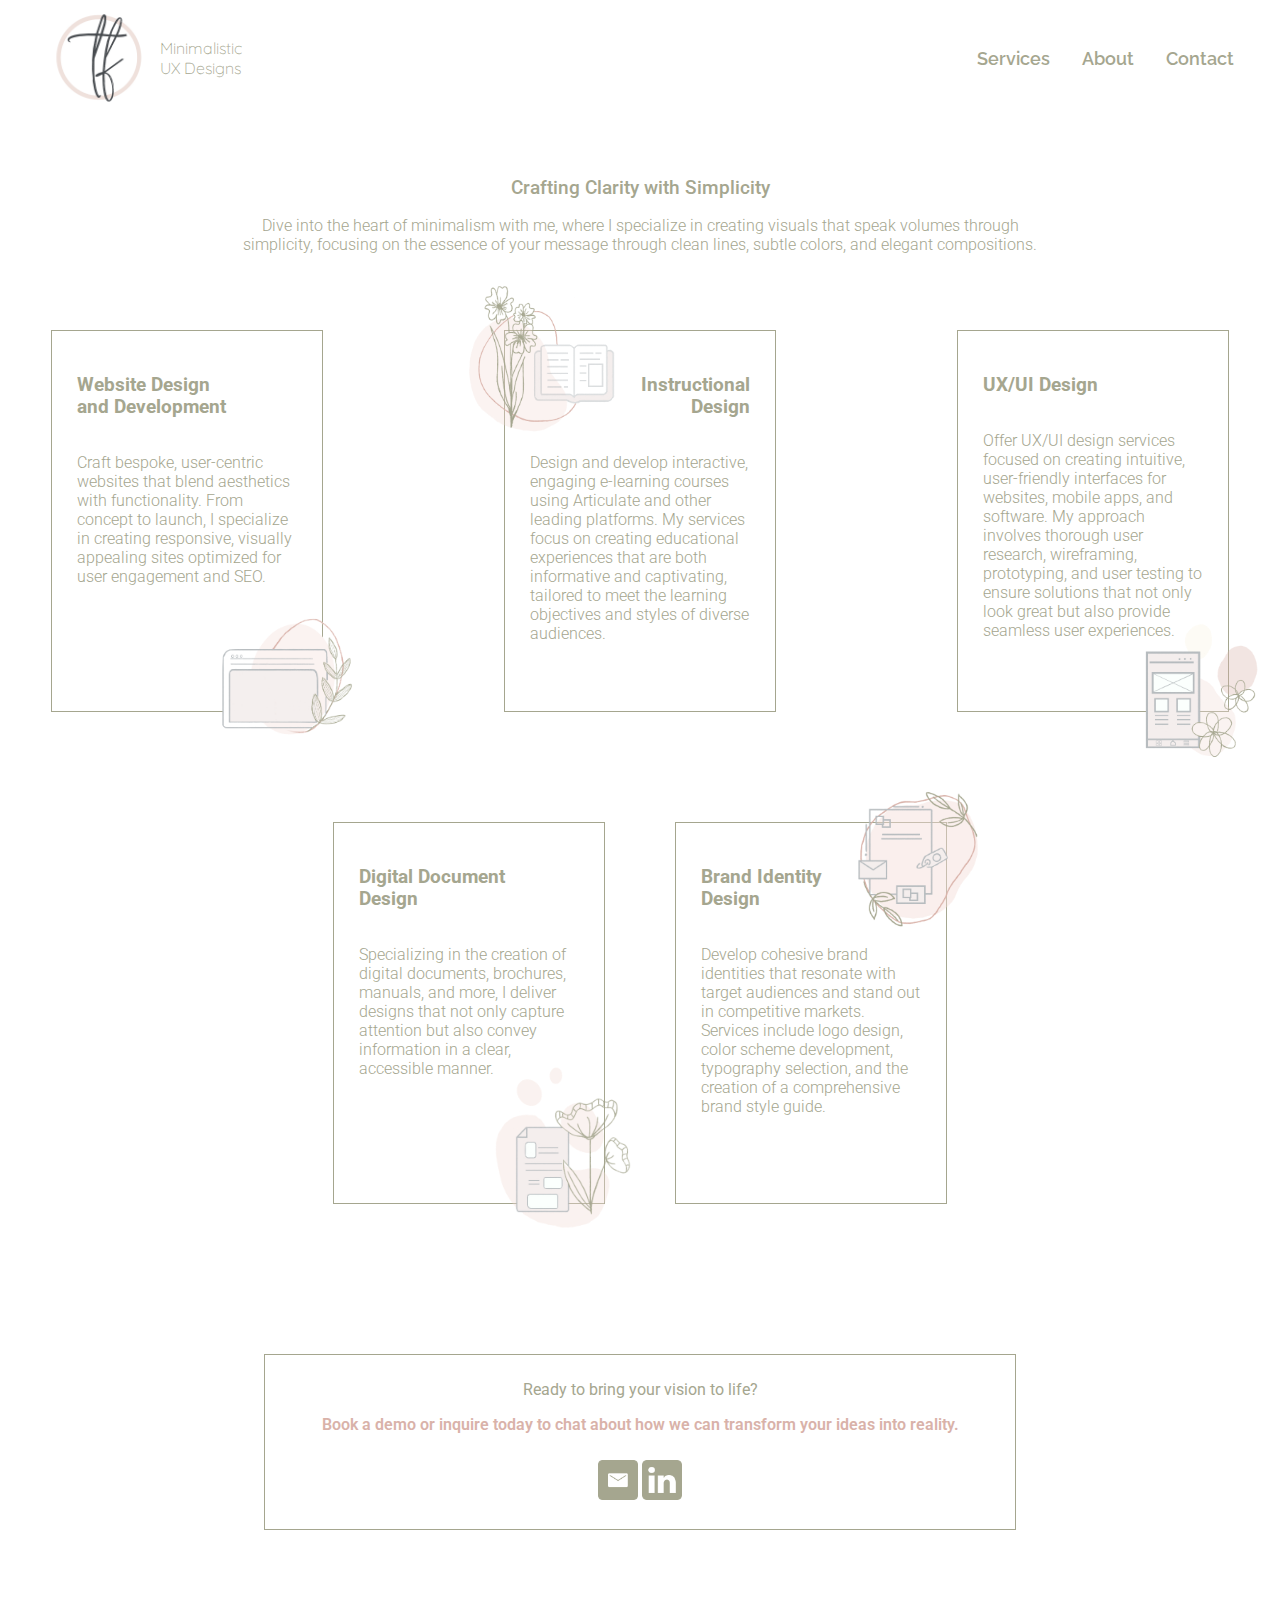
<file: services.html>
<!DOCTYPE html>
<html lang="en">
    <head>
        <meta charset="UTF-8">
        <meta name="viewport" content="width=device-width, initial-scale=1.0">
        <link rel="stylesheet" href="./resources/css/global.css">
        <link rel="stylesheet" href="./resources/css/services.css">
        <link rel="preconnect" href="https://fonts.googleapis.com">
        <link rel="preconnect" href="https://fonts.gstatic.com" crossorigin>
        <link href="https://fonts.googleapis.com/css2?family=DynaPuff:wght@400..700&family=Funnel+Sans:ital,wght@0,300..800;1,300..800&family=Loved+by+the+King&family=Poiret+One&family=Quicksand:wght@300..700&family=Raleway:ital,wght@0,100..900;1,100..900&family=Roboto:ital,wght@0,100..900;1,100..900&display=swap" rel="stylesheet">
        <title>tfny</title>
        <link rel="icon" type="image/icon" href="resources/images/Favicon.png">
    </head>
    <body>
        <div class="header">
            <div class="logo">
              <a href="index.html"><img src="resources/images/TFLogo.png"></a>
              <p class="brand">Minimalistic UX Designs</p>
            </div>
            <ul class="nav">
              <li><a href="services.html">Services</a></li>
              <li><a href="about.html">About</a></li>
              <li><a href="contact.html">Contact</a></li>
            </ul>
          </div>
        <div class="intro">
            <h3>Crafting Clarity with Simplicity</h3>
            <p>Dive into the heart of minimalism with me, where I specialize in creating visuals that speak volumes through simplicity, focusing on the essence of your message through clean lines, subtle colors, and elegant compositions.</p>
        </div>  
        <div class="main">
            <div class="service webdev">
                <h3>Website Design and Development</h3>
                <p>Craft bespoke, user-centric websites that blend aesthetics with functionality. From concept to launch, I specialize in creating responsive, visually appealing sites optimized for user engagement and SEO.</p>
                <img src="resources/images/services/webdev.png" class="corner-img-small bottom-right">
            </div>
            <div class="service id">
                <h3>Instructional Design</h3>
                <p>Design and develop interactive, engaging e-learning courses using Articulate and other leading platforms. My services focus on creating educational experiences that are both informative and captivating, tailored to meet the learning objectives and styles of diverse audiences.</p>
                <img src="resources/images/services/id.png" class="corner-img top-left">
            </div>
            <div class="service ux">
                <h3>UX/UI Design</h3>
                <p>Offer UX/UI design services focused on creating intuitive, user-friendly interfaces for websites, mobile apps, and software. My approach involves thorough user research, wireframing, prototyping, and user testing to ensure solutions that not only look great but also provide seamless user experiences.</p>
                <img src="resources/images/services/ux.png" class="corner-img bottom-right">
            </div>
            <div class="service design">
                <h3>Digital Document Design</h3>
                <p>Specializing in the creation of digital documents, brochures, manuals, and more, I deliver designs that not only capture attention but also convey information in a clear, accessible manner. </p>
                <img src="resources/images/services/design.png" class="corner-img-small bottom-right-tight">
            </div>
            <div class="service brand-design">
                <h3>Brand Identity Design</h3>
                <p>Develop cohesive brand identities that resonate with target audiences and stand out in competitive markets. Services include logo design, color scheme development, typography selection, and the creation of a comprehensive brand style guide.</p>
                <img src="resources/images/services/brand-design.png" class="corner-img top-right">
            </div>
        </div>
        <footer>
            <div class="collab">
                <p class="reach-out">Ready to bring your vision to life? </p>
                <p class="demo-booking">Book a demo or inquire today to chat about how we can transform your ideas into reality.</p>
                <div class="socials">
                    <a href="mailto:tiffanyfaass@gmail.com?subject=Hello&body=I%20wanted%20to%20reach%20out!"><img src="resources/icons/email.png"></a>
                    <a href="https://www.linkedin.com/in/tiffanyfaass/" target="_blank" rel="noopener noreferrer"><img src="resources/icons/linkedin.png"></a>
                  </div>
                </div>
            </div>
        </footer>
    </body>
</file>
<file: resources/css/global.css>
:root {
    --main-pink: #d9b2a9;
    --main-green: #a5a68f;
    --main-yellow: #faf4e3;
    --secondary-pink: #f2dbd5;
    --secondary-gray: #b7bcbf;
    --light-pink: #f4eeed;
}

.body {
    margin: 0;
    padding: 0;
    display: flex;
    flex-direction: column;
}

.header {
    position: sticky;
    top: 0;
    left: 0;
    right: 0;
    width: 100%;
    z-index: 1000;
    display: flex;
    flex-direction: row;
    align-items: center;
    justify-content: space-between;
    height: 100px;
    background-color: white;
    max-width: 1200px; 
    margin: 0 auto; 
}

.logo {
    display: flex;
    align-items: center;
    flex-direction: row;
}

.logo img {
    height: 120px;
    width: auto;
}

.brand {
    font-family: "Quicksand", sans-serif;
    color: var(--main-green);
    font-weight: 100;
}

.nav {
    display: flex;
    list-style: none;
    flex-direction: row;
    justify-content: flex-end;
    gap: 20px;
    max-width: 1200px; 
    width: 100%;
    margin: 0 auto; 
}

.nav li {
    font-family: "Raleway", sans-serif;
    font-weight: 600;
    font-size: 18px;
    padding: 6px;
}

.nav a {
    color: var(--main-green);
    text-decoration: none;
    transition: color 0.3s ease;
}

.nav a:hover {
    color: var(--main-pink);
}

.hamburger {
    display: none;
    cursor: pointer;
    flex-direction: column;
    padding-right: 2rem;
    align-items: center;
    justify-content: center;
}

.hamburger div {
    width: 30px;
    height: 1px;
    background-color: var(--main-green);
    margin: 5px;
}

.mobile-nav {
    display: flex;
    flex-direction: column;
    position: absolute;
    right: 0;
    background-color: var(--light-pink);
    width: 100%; 
    height: 100%;
    padding: 10px;
    z-index: 999;
    align-items: center;  
    text-align: center;
    justify-content: space-around;
    list-style: none;
    top: 100px;
    overflow-y: auto; 
    z-index: 9;
}

.mobile-nav a {
    font-family: "Quicksand", sans-serif;
    font-size: 18px;
    color: var(--main-green);
    margin: 30px 0;
    padding: 10px 0;
    transition: color 0.3s ease;
    text-decoration: none;
}

.mobile-nav a:hover {
    color: var(--main-pink);
}

.mobile-nav.active {
    display: flex;
}

/*
body.scrolled .mobile-nav {
    display: none;
}
*/

@media screen and (max-width: 1200px) {
    .header {
        padding: 0 20px;
    }

    .logo {
        padding-left: 20px;
    }

    .nav {
        gap: 10px;
        margin-right: 50px;
    }

    .nav li {
        font-size: 16px;
        padding: 4px;
    }
}

@media screen and (max-width: 768px) {
    .header {
        padding: 10px 20px;
    }

    .logo {
        padding-left: 0;
    }

    .logo img {
        height: 100px;
    }

    .nav {
        display: none; 
    }

    .hamburger {
        display: flex;
    }

    .mobile-nav {
        display: none;
    }

    .mobile-nav.active {
        display: flex;
    }
}

@media screen and (min-width: 769px) {
    .mobile-nav {
        display: none;  
    }

    .hamburger {
        display: none; 
    }
}
</file>
<file: resources/css/index.css>
:root {
    --main-pink: #d9b2a9;
    --main-green: #a5a68f;
    --main-yellow: #faf4e3;
    --secondary-pink: #f2dbd5;
    --secondary-gray: #b7bcbf;
    --light-pink: #f4eeed;
}

.body {
    margin: 0;
    padding: 0;
    display: flex;
    flex-direction: column;
}

.landing {
    height: 800px;
    width: 100%;
    background-color: #fff;
    display: flex;
    justify-content: center;
    align-items: center;
    overflow: hidden;
}

.landing h1 {
    font-size: 200px;
    font-family: "Loved by the King", sans-serif;
    font-weight: 100;
    color: var(--main-pink);
    opacity: 0.5;
    z-index: 10;
    text-align: center;
}

.tulip-image {
    position: absolute;
    width: 50vw;
    max-width: 600px;
    z-index: 7;
}

.brand-message {
    color: var(--main-green);
    font-family: "Roboto", serif;
    font-size: 20px;
    font-weight: 300;
    width: 90%;
    max-width: 1200px;
    margin: 40px auto 0; 
    display: flex;
    flex-direction: column;
    align-items: center;
    text-align: center;
}

.hello, .self-description {
    margin: 0;
    padding: 10px;
}

.hello {
    color: var(--main-pink);
}

.main {
    display: flex;
    flex-direction: column;
    width: 90%;
    max-width: 1200px;
    margin: 20px auto 0; 
    padding: 0 20px;
    align-items: center;
}

.projects {
    margin-top: 60px;
    border: 1px solid var(--main-green);
    display: flex;
    flex-direction: column;
    gap: 50px;
    width: 100%;
    max-width: 1200px;
}

.project-container {
    display: flex;
    align-items: flex-end;
    gap: 30px;
    padding: 30px;
    flex-wrap: wrap; 
}

.project-container:nth-child(odd) {
    flex-direction: row;
}

.project-container:nth-child(even) {
    flex-direction: row-reverse;
}

.project-img img {
    height: 300px;
    max-width: 100%;
    object-fit: cover;
}

.project-description {
    font-family: "Roboto", serif;
    color: var(--main-green);
}

.project-description h3 {
    font-size: 1.5rem; 
    font-weight: 500;
}

.project-description p {
    font-size: 1.2rem; 
}

.elearning .project-description {
    text-align: right;
}

footer {
    margin-bottom: 80px;
}

.connect {
    height: auto;
    margin-top: 80px;
    display: flex;
    flex-direction: column;
    align-items: center;
    gap: 10px;
}

.connect img {
    width: 40px;
    height: auto;
}

.connect h2 {
    font-family: "Roboto", serif;
    color: var(--main-green);
    font-size: 24px;
    font-weight: 500;
}


@media (max-width: 956px) and (min-width: 768px) {
    .brand-message {
        flex-direction: column;
        text-align: center;
        margin: 100px auto 0; 
        padding: 0 20px; 
        width: 90%; 
        margin: 150px auto 0; 
        padding: 0 20px; 
        font-size: 1.2rem;
        align-items: center;
    }
    
    .main {
        margin-top: 10px;
    }

    .projects {
        gap: 5;
    }

    .project-container {
        flex-direction: column !important;
        align-items: center;
        text-align: center;
    }

    .project-img img {
        width: 100%;
        height: auto;
    }

    .project-description h3 {
        font-size: 1.3rem;
    }

    .project-description p {
        font-size: 1rem;
    }

    .elearning .project-description {
        text-align: center;
    }

    .connect {
        margin-top: 50px;
        margin-bottom: 30px;
        text-align: center;
    }
}
</file>
<file: resources/css/about.css>
.body {
    margin: 0;
    padding: 0;
    display: flex;
    flex-direction: column;
}

.main {
    display: flex;
    flex-direction: column;
    width: 80%;
    margin-top: 50px;
    padding: 0 50px;
    align-items: center;
    font-family: "Roboto", serif;
    font-weight: 300;
}

.intro {
    display: flex;
    flex-direction: row;
    gap: 20px;
}

.intro img {
    width: 100%;
    max-width: 450px;
    height: auto;
    max-height: 500px;
    margin-left: 40px;
    margin-right: 50px;
}

.about-me {
    color: var(--main-green);
    gap: 50px;
}

.intro-message {
    color: var(--main-green);
}

.intro-message .welcome {
    background-color: var(--light-pink);
    max-width: fit-content;
}

.intro-message h3 {
    font-weight: 500;
}

.intro-message h5 {
    flex-basis: 100%;
    font-size: 16px;
    font-weight: 500;
}

.toolkit {
    display: flex;
    flex-wrap: wrap;
    justify-content: flex-start;
    margin-top: -10px;
    gap: 0.8rem;
    row-gap: 0.02rem;
}

.toolkit p {
    padding: 6px 12px;
    color: var(--main-green);
    border-radius: 20px;
    border: 1px solid var(--main-green);
    font-size: 14px;
    white-space: nowrap;
    display: inline-block; 
    max-width: fit-content;
    width: auto;
}
.more-info {
    display: flex;
    flex-direction: row;
    color: var(--main-green);
    gap: 200px;
    align-items: flex-start;
    margin-top: 50px;
    margin-left: 100px;
    position: relative;
}

.more-info::before {
    content: ''; 
    position: absolute;
    right: -10rem;
    bottom: -5rem;
    align-self: flex-end;
    background-image: url('/resources/images/about/bloom.png');
    background-repeat: no-repeat;
    background-size: contain;
    height: 450px;
    width: 450px;
    opacity: 0.6;
    z-index: -3;
}

.category {
    display: flex;
    flex-direction: column;
    max-width: 40%;

}

.title {
    font-weight: 400;
    margin-bottom: -3px;
}

.topic h5 {
    color: var(--main-pink);
    font-size: 16px;
    font-weight: 300;
    margin-bottom: 15px;
}

footer {
    margin-bottom: 200px;
}

@media (max-width: 768px) {
    .intro {
        flex-direction: column;
    }

    .toolkit p {
        max-width: calc(100% / 3 - 10px);
        width: auto;
    }
}

@media (max-width: 480px) {
    .toolkit p {
        max-width: calc(100% / 2 - 10px);
        width: auto;
    }
}
</file>
<file: resources/css/contact.css>
.title {
    margin-top: 50px;
    text-align: center;
    font-family: "Roboto", serif;
    color: var(--main-green);
    font-weight: 200;
    font-size: 16px;
}

form {
    display: flex;
    flex-direction: column;
    justify-content: center;
    width: 740px;
    height: 479px;
    margin: auto;
    font-family: 'Roboto', sans-serif;
    font-size: 20px;
    border: 13px solid #F4EEED;
    border-radius: 8px;
    background-color: #FFF;
    padding-top: 1rem;
    padding-bottom: 1rem;
    margin-top: 30px;
    margin-bottom: 200px;
}

input, textarea {
    border: 2px solid rgb(244, 238, 237,0.8);
    width: 396px;
    margin: 10px auto;
    border-radius: 8px;
    font-family: 'Roboto', sans-serif;
    font-size: 20px;
    color: rgb(183, 188, 191, 0.8);
}

input:focus, textarea:focus {
    outline: none;
}

.form-input {
    height: 40px;
    padding-left: 1rem;
}
.form-input-question {
    height: 152px;
    padding-left: 1rem;
    padding-top: 1rem;
}
input[type="submit"] {
    width: 140px;
    height: 64px;
    border: 1px solid #A5A68F;
    border-radius: 8px;
    color: #A5A68F;
    cursor: pointer;
    margin: 10px auto;
    display: block;
    border: none;
    font-family: 'Roboto Medium', sans-serif;
}
input[type="submit"]:hover {
    background-color: #A5A68F;
    color: #FAF4E3;
}

::placeholder {
    font-family: 'Roboto', sans-serif;
    font-size: 20px;
    color: rgb(183, 188, 191, 0.8);

}
</file>
<file: resources/css/home.css>
:root {
    --main-pink: #d9b2a9;
    --main-green: #a5a68f;
    --main-yellow: #faf4e3;
    --secondary-pink: #f2dbd5;
    --secondary-gray: #b7bcbf;
    --light-pink: #f4eeed;
}

.body {
    margin: 0;
    padding: 0;
    display: flex;
    flex-direction: column;
}

.brand-message {
    color: var(--main-green);
    font-family: "Roboto", serif;
    font-size: 20px;
    font-weight: 300;
    width: 90%;
    max-width: 1200px;
    margin: 180px auto 0; 
    display: flex;
    flex-direction: column;
    align-items: center;
    text-align: center;
}

.hello, .self-description {
    margin: 0;
    padding: 10px;
}

.hello {
    color: var(--main-pink);
}

.main {
    display: flex;
    flex-direction: column;
    width: 90%;
    max-width: 1200px;
    margin: 20px auto 0; 
    padding: 0 20px;
    align-items: center;
}

.projects {
    margin-top: 60px;
    border: 1px solid var(--main-green);
    display: flex;
    flex-direction: column;
    gap: 50px;
    width: 100%;
    max-width: 1200px;
}

.project-container {
    display: flex;
    align-items: flex-end;
    gap: 30px;
    padding: 30px;
    flex-wrap: wrap; 
}

.project-container:nth-child(odd) {
    flex-direction: row;
}

.project-container:nth-child(even) {
    flex-direction: row-reverse;
}

.project-img img {
    height: 300px;
    max-width: 100%;
    object-fit: cover;
}

.project-description {
    font-family: "Roboto", serif;
    color: var(--main-green);
}

.project-description h3 {
    font-size: 1.5rem; 
    font-weight: 500;
}

.project-description p {
    font-size: 1.2rem; 
}

.elearning .project-description {
    text-align: right;
}

.connect {
    height: auto;
    margin-top: 125px;
    display: flex;
    flex-direction: column;
    align-items: center;
    gap: 10px;
}

.connect img {
    width: 40px;
    height: auto;
}

.connect h2 {
    font-family: "Roboto", serif;
    color: var(--main-green);
    font-size: 24px;
    font-weight: 500;
}


@media (max-width: 956px) and (min-width: 768px) {
    .brand-message {
        flex-direction: column;
        text-align: center;
        margin: 100px auto 0; 
        padding: 0 20px; 
        width: 90%; 
        margin: 150px auto 0; 
        padding: 0 20px; 
        font-size: 1.2rem;
        align-items: center;
    }
    
    .main {
        margin-top: 10px;
    }

    .projects {
        gap: 5;
    }

    .project-container {
        flex-direction: column !important;
        align-items: center;
        text-align: center;
    }

    .project-img img {
        width: 100%;
        height: auto;
    }

    .project-description h3 {
        font-size: 1.3rem;
    }

    .project-description p {
        font-size: 1rem;
    }

    .elearning .project-description {
        text-align: center;
    }

    .connect {
        margin-top: 50px;
        margin-bottom: 30px;
        text-align: center;
    }
}
</file>
<file: resources/css/paiget.css>
.main {
    font-family: "Roboto", serif;
    width: 1145px;
    color: var(--main-green);
}

h3 {
    font-size: 20px;
}

h4 {
    font-size: 18px;
    font-weight: 400;
}

.project-title {
    color: var(--main-green);
    width: 1145px;
    height: auto;
    margin-top: 30px;
    margin-left: 150px;
    border-bottom: 1px solid var(--main-green);
    display: block;
}

.project-title h1,
.project-title p {
    margin: 10px;
    padding: 0;
}

.project-title h1 {
    font-size: 24px;
    font-weight: 600;
}

.project-banner {
    width: 1145px;
    display: flex;
    flex-direction: row;
    margin-top: 30px;
    align-items: center;
    margin-left: 150px;
    img {
        width: 700px;
        max-height: 350px; 
        object-fit: cover; 
        margin-right: 50px;
    }
}

.project-details {
    display: flex;
    flex-direction: column;
    gap: 20px; 
}

.detail-group {
    display: flex;
    flex-direction: column;
    gap: 5px;
}

.detail-title, .detail-info {
    margin: 0;
    padding: 0;
}

.detail-title {
    font-weight: 600;
    font-size: 18px;
}

.detail-info {
    font-size: 16px;
}

.project-intro {
    display: flex;
    flex-direction: row;
    width: 1145px;
    margin-top: 50px;
    font-weight: 300;
    justify-content: space-between;
    margin-left: 150px;
}

.intro-container {
    max-width: 500px; 
    display: flex;
    flex-direction: column; 
    flex-wrap: wrap;
}

.project-challenge {
    display: flex;
    flex-direction: column;
}

.intro-container h4, .intro-container p {
    margin: 5px;
    padding: 0;
}

.challenge-description, .challenge-question {
    margin-top: 10px;
}

.question-title {
    font-weight: 400;
}

.role-ux {
    padding-top: 10px;
}

.role-title {
    font-weight: 400;
}

.projet-summary {
    display: flex;
    flex-direction: column;
    width: 1145px;
    margin-top: 20px;
    font-weight: 300;
    margin-left: 150px;
    padding-bottom: 30px;
    border-bottom: 1px solid var(--main-green);
}

.executive-summary {
    max-width: 1145px;
    display: flex;
    flex-direction: row;
    justify-content: space-between;
    background-color: var(--light-pink);
    padding: 30px 40px;
}

.summary-container {
    max-width: 500px;
}

.summary-container h4, .summary-container p {
    margin: 0;
    padding: 0;
}

.summary-container h4 {
    margin: 10px 0;
}

.user-research {
    width: 1145px;
    height: auto;
    margin-top: 40px;
    margin-left: 150px;
    padding-bottom: 30px;
    border-bottom: 1px solid var(--main-green);
}

.user-research h4 {
    margin-bottom: 0;
}

.potential-users {
    display: flex;
    flex-direction: row;
    row-gap: 100px;
    margin-top: 10px;
    justify-content: space-between;
}

.user-container {
    display: flex;
    flex-direction: column;
    max-width: 210px;
    border: 2px double var(--main-green);
    padding: 20px 50px;
}

.user-title {
    font-weight: 500;
}

.user-persona {
    margin-top: 40px;
    img {
        width: 100%;
        max-height: auto;
        object-fit: contain;
    }
}

.user-insights {
    margin-top: 40px;
}

.insights {
    display: flex;
    flex-direction: row;
    justify-content: space-between;

}

.insight-container {
    width: 470px;
    height: 280px;
    background-color: var(--light-pink);
    padding: 10px 40px;
    
}

section {
    width: 1145px;
    margin-left: 150px;
    margin-top: 40px;
    padding-bottom: 30px;
    border-bottom: 1px solid var(--main-green);
}


.sketch-container {
    display: grid;
    grid-template-columns: repeat(2, 1fr); 
    gap: 20px; 
    max-width: 1145px;
    margin: auto; 
    img {
        width: 100%; 
        height: auto; 
        max-width: 560px; 
        object-fit: contain;
    }
}

.design img {
    width: 1160px;
    height: auto; 
    object-fit: cover;
}

.prototype-container {
    width: 1145px;
    display: flex;
    flex-direction: column;
    margin: auto; 
    img {
        width: 1200px;
        height: auto; 
        object-fit: contain;
    }
}

.final-iteration img {
    align-items: center;
}

.reflection-points {
    max-width: 1145px;
    display: flex;
    flex-direction: column;
    justify-content: space-between;
    background-color: var(--light-pink);
    padding: 30px 40px;
}

footer {
    font-family: "Roboto", serif;
    width: 1145px;
    color: var(--main-green);
    margin: 100px auto;
    text-align: center;
}

footer a {
    text-decoration: none;
    color: var(--main-pink);
}

footer a:hover {
    text-decoration: underline;
}
</file>
<file: resources/css/services.css>
.intro {
    margin: 50px auto;
    color: var(--main-green);
    font-family: "Roboto", serif;
    width: 820px;
    display: flex;
    flex-direction: column;
    align-items: center;
    text-align: center;
    margin-bottom: 10px;
}

.intro h3 {
    margin-bottom: 1px;
    font-weight: 500;
}

.intro p {
    font-weight: 300;
}

.main {
    display: grid;
    grid-template-columns: repeat(6, 1fr); 
    grid-template-rows: auto auto;
    gap: 10px;
    text-align: center;
    color: var(--main-green);
    font-family: "Roboto", serif;
    align-items: center;
    width: 800px;
    margin: auto;
    justify-content: center;
    align-items: stretch;
}

.service {
    height: 330px;
    width: 220px;
    display: flex;
    flex-direction: column;
    margin: 50px auto;
    border: 0.8px solid var(--main-green);
    padding: 25px;
    position: relative;
    overflow: visible;
}

.corner-img {
    position: absolute;
    width: 160px;
    height: auto;
    pointer-events: none;
}

.corner-img-small {
    position: absolute;
    width: 180px;
    height: auto;
    pointer-events: none;
}

.top-left {
    top: -55px;
    left: -50px;
}

.top-right {
    top: -50px;
    right: -50px;
}

.bottom-right {
    bottom: -50px;
    right: -55px;
}

.bottom-right-tight {
    bottom: -30px;
    right: -55px;
}


@media (max-width: 900px) { 
    .main {
        grid-template-columns: repeat(2, 1fr);
    }

    .service {
        grid-column: span 1;
    }
}

@media (max-width: 600px) {
    .main {
        grid-template-columns: 1fr; 
    }
}

.webdev { 
    grid-column: 1 / 3; 
}

.id { 
    grid-column: 3 / 5;
}

.ux { 
    grid-column: 5 / 7; 
}

.design { 
    grid-column: 3 / 4; 
    margin-right: 30px;
}

.brand-design { 
    grid-column: 4 / 5; 
    margin-left: 30px;
}

.service h3 {
    max-width: 160px;
    text-align: left;
    align-self: flex-start;
}

.id h3 {
    align-self: flex-end;
    text-align: right;
}

.service p {
    font-weight: 300;
    text-align: left;
}   


.collab{
    color: var(--main-green);
    width: 700px;
    padding: 25px;
    font-family: "Roboto", serif;
    display: flex;
    flex-direction: column;
    align-items: center;
    border: 1px solid var(--main-green);
    justify-content: space-between;
    margin: 100px auto;
}

.reach-out {
    margin: auto;
    font-weight: 400;
}
.demo-booking {
    color: var(--main-pink);
    font-weight: 600;
}

.socials img {
    margin-top: 10px;
    width: 40px;
    height: auto;
}

footer {
    margin-bottom: 200px;
}
</file>
